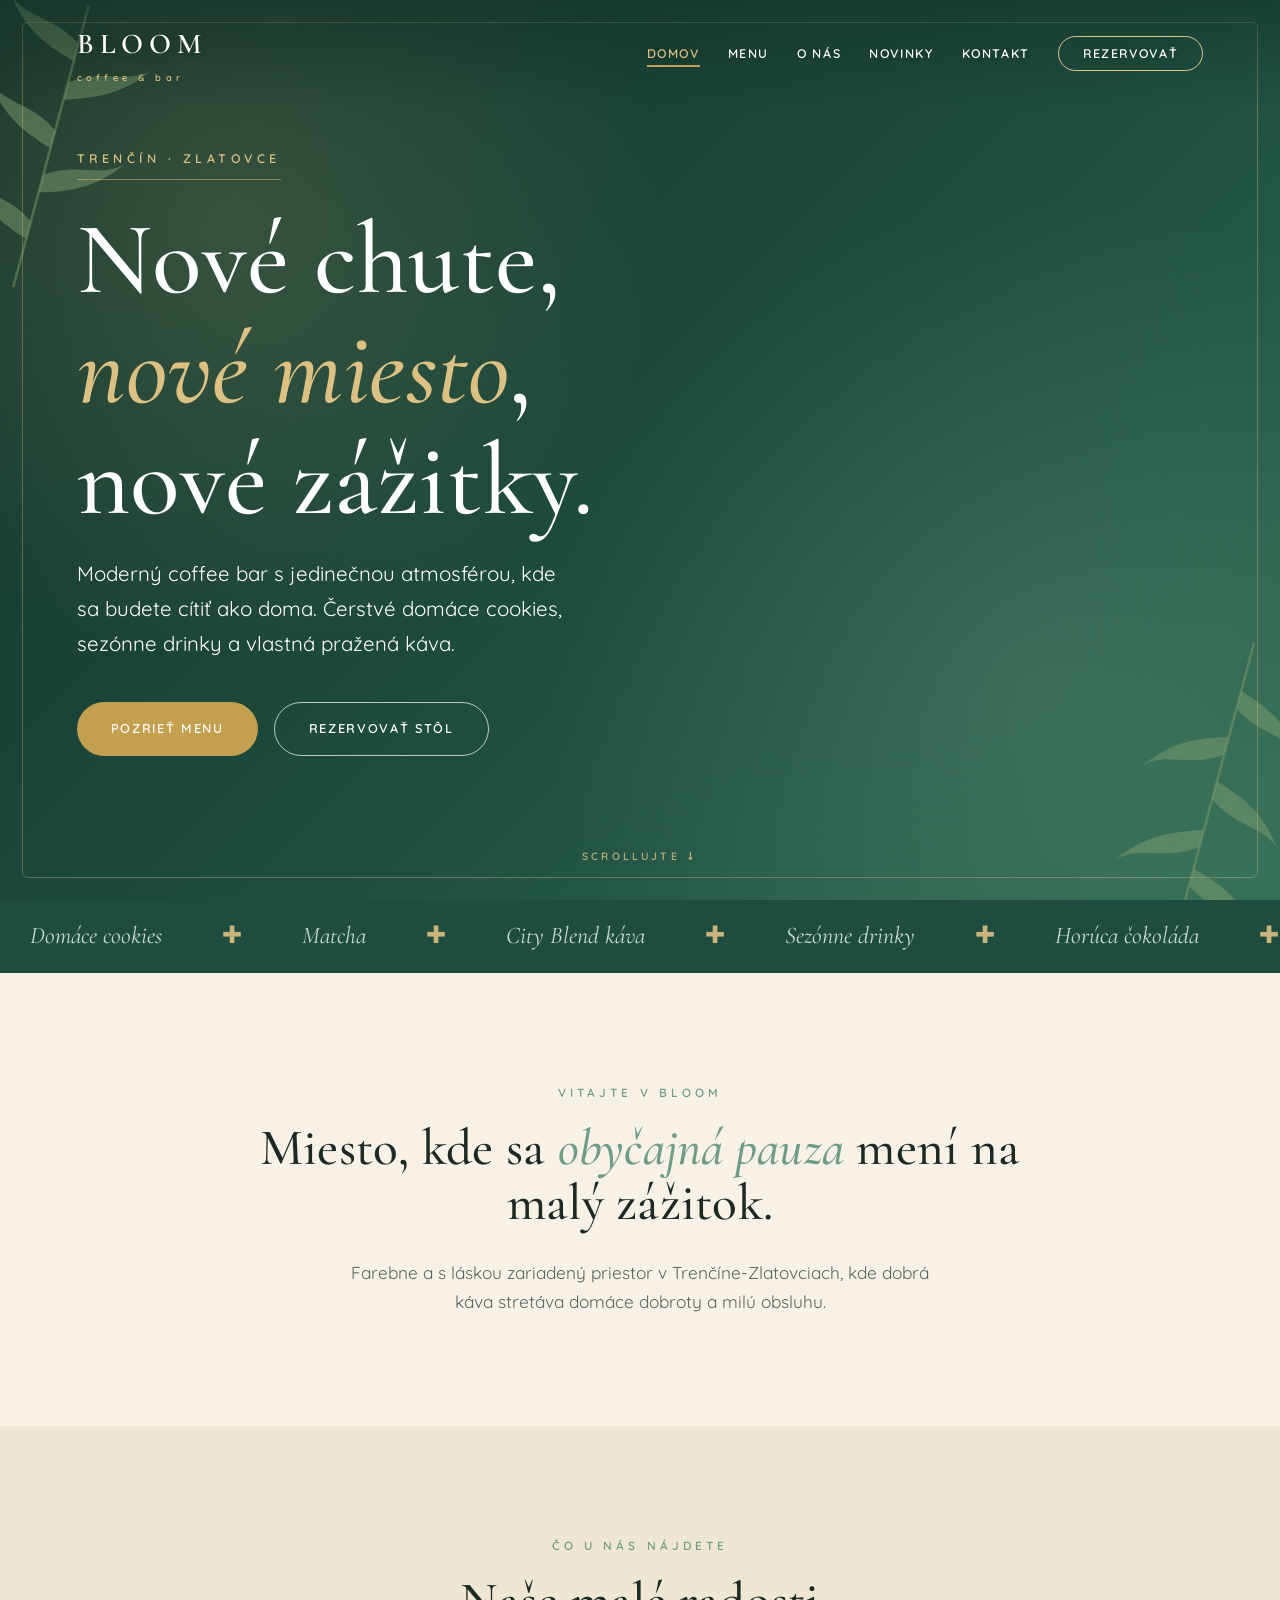
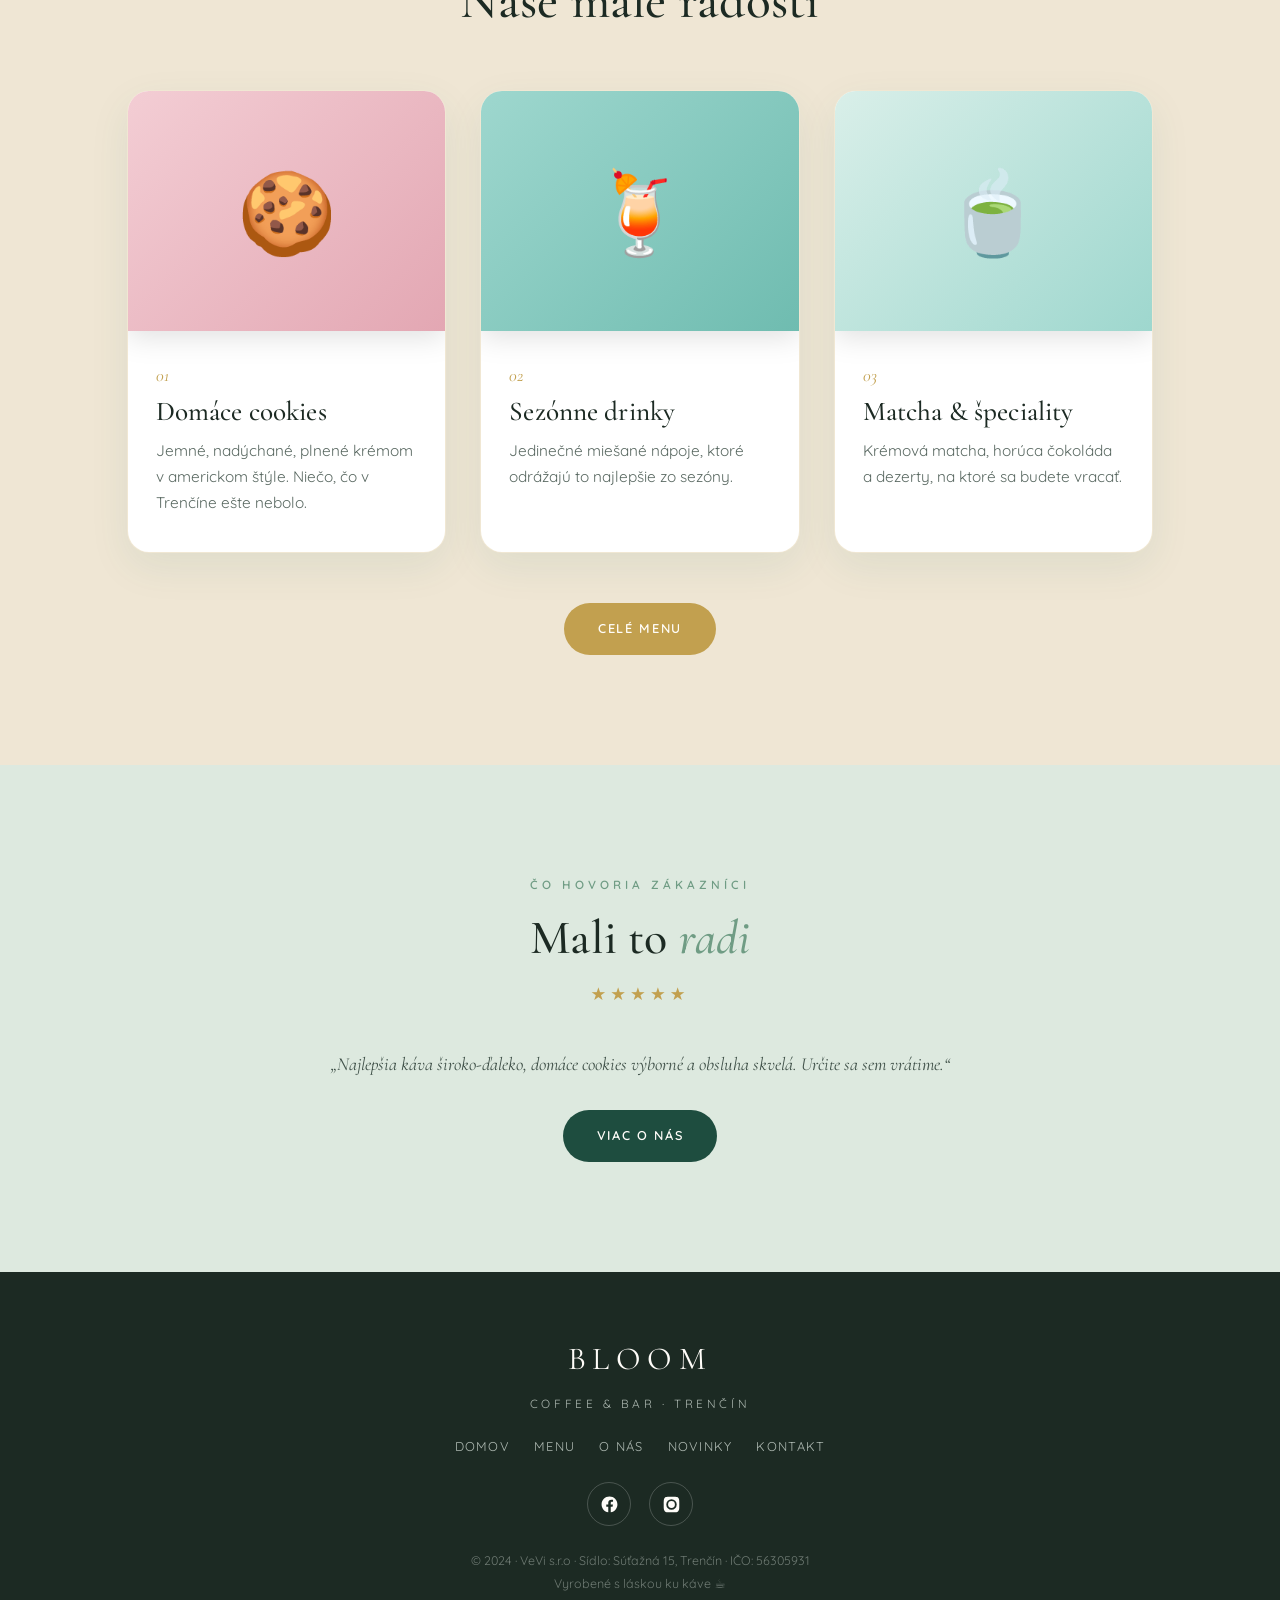
<file: index.html>
<!DOCTYPE html>
<html lang="sk">
<head>
<meta charset="UTF-8">
<meta name="viewport" content="width=device-width, initial-scale=1.0">
<title>BLOOM Coffee &amp; Bar — Domov</title>
<meta name="description" content="BLOOM Coffee Bar v Trenčíne-Zlatovciach: domáce cookies, sezónne drinky, matcha a vlastná pražená káva City Blend.">
<link rel="preconnect" href="https://fonts.googleapis.com">
<link rel="preconnect" href="https://fonts.gstatic.com" crossorigin>
<link href="https://fonts.googleapis.com/css2?family=Cormorant+Garamond:ital,wght@0,400;0,500;0,600;1,400;1,500&family=Quicksand:wght@400;500;600;700&display=swap" rel="stylesheet">
<link rel="stylesheet" href="css/style.css">
<style>
@media(max-width:900px){.offer-grid,.news-grid,.split-about,.contact-grid{grid-template-columns:1fr!important}.split-about .ph,.contact-grid .ph{min-height:260px!important}}
.card{transition:transform .45s,box-shadow .45s}.card:hover{transform:translateY(-10px);box-shadow:0 24px 56px rgba(31,107,92,.16)}
a[href^="tel"],a[href^="mailto"]{color:inherit}
</style>
</head>
<body>
<header id="hdr">
  <a href="index.html" class="brand">BLOOM<small>coffee &amp; bar</small></a>
  <nav>
    <ul id="menu">
      <li><a href="index.html" class="active">Domov</a></li>
      <li><a href="menu.html">Menu</a></li>
      <li><a href="o-nas.html">O nás</a></li>
      <li><a href="novinky.html">Novinky</a></li>
      <li><a href="kontakt.html">Kontakt</a></li>
      <li><a href="kontakt.html" class="nav-cta">Rezervovať</a></li>
    </ul>
    <div class="burger" id="burger"><span></span><span></span><span></span></div>
  </nav>
</header>
<section class="hero" id="top" style="position:relative;min-height:100vh;display:flex;align-items:center;background:linear-gradient(135deg,#143329 0%,#1e4d3f 55%,#2f6a52 100%);color:#fff;padding:0 6vw;overflow:hidden">
  <div style="position:absolute;inset:0;background-image:radial-gradient(circle at 18% 25%,rgba(220,193,131,.16),transparent 35%),radial-gradient(circle at 82% 78%,rgba(155,191,168,.18),transparent 40%);z-index:1"></div>
  <div class="leaf-deco leaf-tl" style="top:-20px;left:-50px;height:340px"></div>
  <div class="leaf-deco leaf-br" style="bottom:-50px;right:-40px;height:360px"></div>
  <div style="position:absolute;inset:22px;border:1.5px solid rgba(220,193,131,.35);border-radius:6px;z-index:1;pointer-events:none"></div>
  <div style="position:relative;z-index:3;max-width:720px">
    <span class="eyebrow" style="display:inline-block;font-size:.78rem;letter-spacing:.36em;text-transform:uppercase;font-weight:600;margin-bottom:24px;padding-bottom:9px;border-bottom:1px solid rgba(220,193,131,.5);color:var(--gold-light);opacity:0;animation:fadeUp .9s .2s forwards;transform:translateY(28px)">Trenčín · Zlatovce</span>
    <h1 style="font-size:clamp(3rem,8vw,6.5rem);margin-bottom:22px;opacity:0;animation:fadeUp .9s .4s forwards;transform:translateY(28px)">Nové chute,<br><em style="font-style:italic;color:var(--gold-light)">nové miesto</em>,<br>nové zážitky.</h1>
    <p style="font-size:clamp(1.05rem,1.6vw,1.3rem);max-width:500px;font-weight:400;margin-bottom:40px;opacity:0;animation:fadeUp .9s .6s forwards;transform:translateY(28px)">Moderný coffee bar s jedinečnou atmosférou, kde sa budete cítiť ako doma. Čerstvé domáce cookies, sezónne drinky a vlastná pražená káva.</p>
    <div style="display:flex;gap:16px;flex-wrap:wrap;opacity:0;animation:fadeUp .9s .8s forwards;transform:translateY(28px)">
      <a href="menu.html" class="btn btn-gold">Pozrieť menu</a>
      <a href="kontakt.html" class="btn btn-ghost">Rezervovať stôl</a>
    </div>
  </div>
  <div style="position:absolute;bottom:34px;left:50%;transform:translateX(-50%);z-index:3;font-size:.66rem;letter-spacing:.3em;text-transform:uppercase;opacity:.85;animation:bob 2.2s infinite;font-weight:600;color:var(--gold-light)">scrollujte ↓</div>
</section>

<div class="strip"><div class="strip-track"><span>Domáce cookies</span><span>Matcha</span><span>City Blend káva</span><span>Sezónne drinky</span><span>Horúca čokoláda</span><span>Domáce cookies</span><span>Matcha</span><span>City Blend káva</span><span>Sezónne drinky</span><span>Horúca čokoláda</span></div></div>

<section class="section-pad center">
  <div class="wrap reveal">
    <span class="tag">Vitajte v BLOOM</span>
    <h2 style="font-size:clamp(2rem,4vw,3.2rem);max-width:840px;margin:0 auto 26px">Miesto, kde sa <em style="font-style:italic;color:var(--mint-deep)">obyčajná pauza</em> mení na malý zážitok.</h2>
    <p style="max-width:620px;margin:0 auto;font-size:1.08rem;color:#56655d">Farebne a s láskou zariadený priestor v Trenčíne-Zlatovciach, kde dobrá káva stretáva domáce dobroty a milú obsluhu.</p>
  </div>
</section>

<section class="section-pad" style="background:var(--cream-2)">
  <div class="wrap">
    <div class="reveal center"><span class="tag">Čo u nás nájdete</span><h2 style="font-size:clamp(2rem,4vw,3.2rem)">Naše malé radosti</h2></div>
    <div style="display:grid;grid-template-columns:repeat(3,1fr);gap:34px;margin-top:60px" class="offer-grid">
      <article class="card reveal" style="background:#fff;border-radius:22px;overflow:hidden;box-shadow:0 14px 40px rgba(31,107,92,.08)">
        <div class="ph ph-pink" style="height:240px">🍪</div>
        <div style="padding:30px 28px 36px"><span style="font-family:var(--display);font-style:italic;color:var(--gold);font-size:1.1rem">01</span><h3 style="font-size:1.7rem;margin:6px 0 12px">Domáce cookies</h3><p style="color:#5a6962;font-size:.96rem">Jemné, nadýchané, plnené krémom v americkom štýle. Niečo, čo v Trenčíne ešte nebolo.</p></div>
      </article>
      <article class="card reveal" style="background:#fff;border-radius:22px;overflow:hidden;box-shadow:0 14px 40px rgba(31,107,92,.08)">
        <div class="ph ph-mint" style="height:240px">🍹</div>
        <div style="padding:30px 28px 36px"><span style="font-family:var(--display);font-style:italic;color:var(--gold);font-size:1.1rem">02</span><h3 style="font-size:1.7rem;margin:6px 0 12px">Sezónne drinky</h3><p style="color:#5a6962;font-size:.96rem">Jedinečné miešané nápoje, ktoré odrážajú to najlepšie zo sezóny.</p></div>
      </article>
      <article class="card reveal" style="background:#fff;border-radius:22px;overflow:hidden;box-shadow:0 14px 40px rgba(31,107,92,.08)">
        <div class="ph ph-pale" style="height:240px">🍵</div>
        <div style="padding:30px 28px 36px"><span style="font-family:var(--display);font-style:italic;color:var(--gold);font-size:1.1rem">03</span><h3 style="font-size:1.7rem;margin:6px 0 12px">Matcha &amp; špeciality</h3><p style="color:#5a6962;font-size:.96rem">Krémová matcha, horúca čokoláda a dezerty, na ktoré sa budete vracať.</p></div>
      </article>
    </div>
    <div class="center" style="margin-top:50px"><a href="menu.html" class="btn btn-gold">Celé menu</a></div>
  </div>
</section>

<section class="section-pad center" style="background:var(--mint-pale)">
  <div class="wrap reveal">
    <span class="tag">Čo hovoria zákazníci</span>
    <h2 style="font-size:clamp(2rem,4vw,3rem)">Mali to <em style="font-style:italic;color:var(--mint-deep)">radi</em></h2>
    <div style="color:var(--gold);letter-spacing:4px;margin:14px 0 40px;font-size:1.1rem">★★★★★</div>
    <p style="max-width:640px;margin:0 auto 30px;font-size:1.15rem;font-family:var(--display);font-style:italic;color:#3f5048">„Najlepšia káva široko-ďaleko, domáce cookies výborné a obsluha skvelá. Určite sa sem vrátime.“</p>
    <a href="o-nas.html" class="btn btn-primary">Viac o nás</a>
  </div>
</section>
<footer>
  <div class="fbrand">BLOOM</div>
  <p style="letter-spacing:.3em;font-size:.74rem;text-transform:uppercase">coffee &amp; bar · Trenčín</p>
  <div class="fnav">
    <a href="index.html">Domov</a><a href="menu.html">Menu</a>
    <a href="o-nas.html">O nás</a><a href="novinky.html">Novinky</a>
    <a href="kontakt.html">Kontakt</a>
  </div>
  <div class="socials">
    <a href="https://www.facebook.com/BLOOM-Coffee-Bar-61565523515236/" target="_blank" rel="noopener" aria-label="Facebook"><svg viewBox="0 0 24 24"><path d="M22 12c0-5.52-4.48-10-10-10S2 6.48 2 12c0 4.99 3.66 9.13 8.44 9.88v-6.99H7.9V12h2.54V9.8c0-2.5 1.49-3.89 3.78-3.89 1.09 0 2.24.2 2.24.2v2.46h-1.26c-1.24 0-1.63.77-1.63 1.56V12h2.78l-.44 2.89h-2.34v6.99C18.34 21.13 22 16.99 22 12z"/></svg></a>
    <a href="https://www.instagram.com/bloom.coffee.bar" target="_blank" rel="noopener" aria-label="Instagram"><svg viewBox="0 0 24 24"><path d="M12 2.16c3.2 0 3.58.01 4.85.07 1.17.05 1.8.25 2.23.41.56.22.96.48 1.38.9.42.42.68.82.9 1.38.16.42.36 1.06.41 2.23.06 1.27.07 1.65.07 4.85s-.01 3.58-.07 4.85c-.05 1.17-.25 1.8-.41 2.23-.22.56-.48.96-.9 1.38-.42.42-.82.68-1.38.9-.42.16-1.06.36-2.23.41-1.27.06-1.65.07-4.85.07s-3.58-.01-4.85-.07c-1.17-.05-1.8-.25-2.23-.41a3.7 3.7 0 01-1.38-.9 3.7 3.7 0 01-.9-1.38c-.16-.42-.36-1.06-.41-2.23C2.17 15.58 2.16 15.2 2.16 12s.01-3.58.07-4.85c.05-1.17.25-1.8.41-2.23.22-.56.48-.96.9-1.38.42-.42.82-.68 1.38-.9.42-.16 1.06-.36 2.23-.41C8.42 2.17 8.8 2.16 12 2.16zm0 3.24A6.6 6.6 0 1018.6 12 6.6 6.6 0 0012 5.4zm0 10.89A4.29 4.29 0 1116.29 12 4.29 4.29 0 0112 16.29zm6.85-11.15a1.54 1.54 0 11-1.54-1.54 1.54 1.54 0 011.54 1.54z"/></svg></a>
  </div>
  <p class="legal">© 2024 · VeVi s.r.o · Sídlo: Súťažná 15, Trenčín · IČO: 56305931<br>Vyrobené s láskou ku káve ☕</p>
</footer>
<script src="css/main.js"></script>
</body>
</html>
</file>
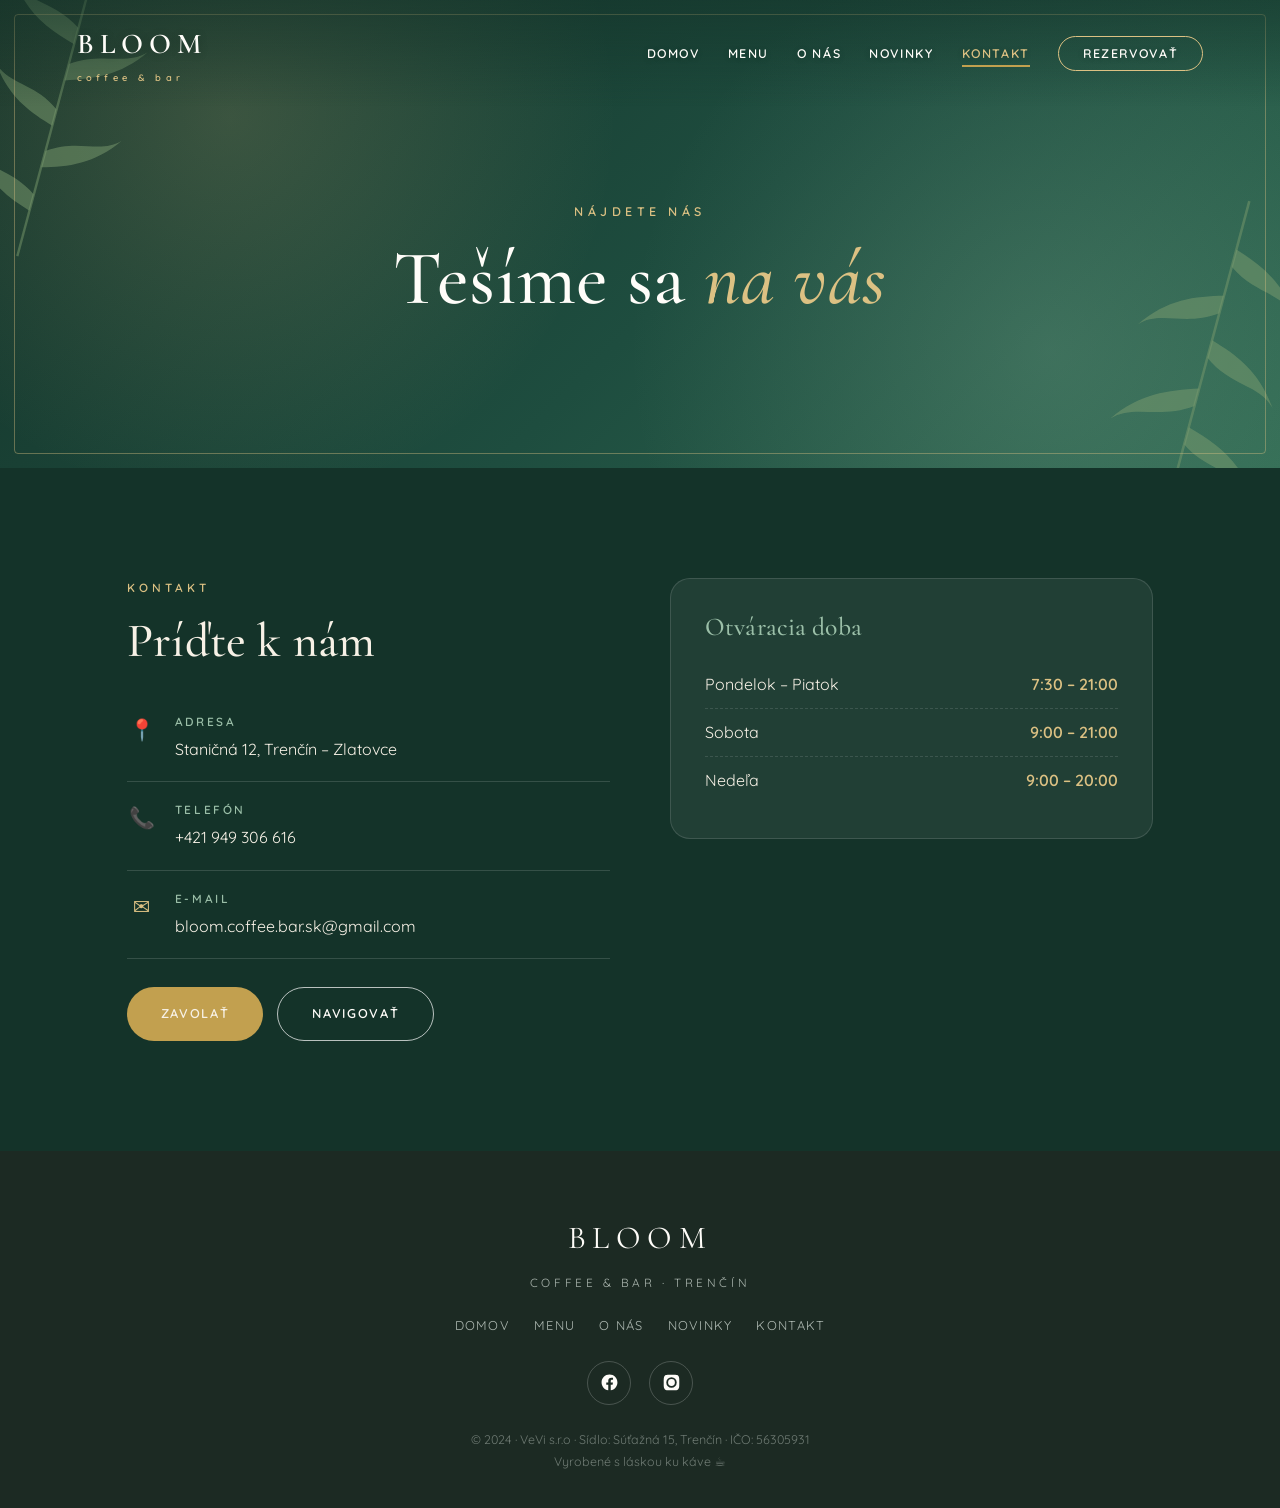
<file: kontakt.html>
<!DOCTYPE html>
<html lang="sk">
<head>
<meta charset="UTF-8">
<meta name="viewport" content="width=device-width, initial-scale=1.0">
<title>BLOOM Coffee &amp; Bar — Kontakt</title>
<meta name="description" content="Kontakt a otváracia doba BLOOM Coffee Bar, Staničná 12, Trenčín-Zlatovce.">
<link rel="preconnect" href="https://fonts.googleapis.com">
<link rel="preconnect" href="https://fonts.gstatic.com" crossorigin>
<link href="https://fonts.googleapis.com/css2?family=Cormorant+Garamond:ital,wght@0,400;0,500;0,600;1,400;1,500&family=Quicksand:wght@400;500;600;700&display=swap" rel="stylesheet">
<link rel="stylesheet" href="css/style.css">
<style>
@media(max-width:900px){.offer-grid,.news-grid,.split-about,.contact-grid{grid-template-columns:1fr!important}.split-about .ph,.contact-grid .ph{min-height:260px!important}}
.card{transition:transform .45s,box-shadow .45s}.card:hover{transform:translateY(-10px);box-shadow:0 24px 56px rgba(31,107,92,.16)}
a[href^="tel"],a[href^="mailto"]{color:inherit}
</style>
</head>
<body>
<header id="hdr" data-solid="true">
  <a href="index.html" class="brand">BLOOM<small>coffee &amp; bar</small></a>
  <nav>
    <ul id="menu">
      <li><a href="index.html">Domov</a></li>
      <li><a href="menu.html">Menu</a></li>
      <li><a href="o-nas.html">O nás</a></li>
      <li><a href="novinky.html">Novinky</a></li>
      <li><a href="kontakt.html" class="active">Kontakt</a></li>
      <li><a href="kontakt.html" class="nav-cta">Rezervovať</a></li>
    </ul>
    <div class="burger" id="burger"><span></span><span></span><span></span></div>
  </nav>
</header>
<section class="page-hero"><div class="leaf-deco leaf-tl"></div><div class="leaf-deco leaf-br"></div><div class="page-hero-inner"><span class="eyebrow">Nájdete nás</span><h1>Tešíme sa <em>na vás</em></h1></div></section>
<section class="section-pad" style="background:var(--emerald-dark);color:var(--cream)">
  <div class="wrap" style="display:grid;grid-template-columns:1fr 1fr;gap:60px;align-items:start" class="contact-grid">
    <div class="reveal">
      <span class="tag" style="color:var(--gold-light)">Kontakt</span>
      <h2 style="font-size:clamp(2rem,4vw,3rem);margin-bottom:26px">Príďte k nám</h2>
      <div style="display:flex;gap:18px;padding:18px 0;border-bottom:1px solid rgba(255,255,255,.14)"><div style="font-size:1.3rem;color:var(--gold-light);width:30px;text-align:center">📍</div><div><h4 style="font-family:var(--body);font-size:.74rem;letter-spacing:.22em;text-transform:uppercase;color:var(--mint);margin-bottom:4px;font-weight:600">Adresa</h4><p>Staničná 12, Trenčín – Zlatovce</p></div></div>
      <div style="display:flex;gap:18px;padding:18px 0;border-bottom:1px solid rgba(255,255,255,.14)"><div style="font-size:1.3rem;color:var(--gold-light);width:30px;text-align:center">📞</div><div><h4 style="font-family:var(--body);font-size:.74rem;letter-spacing:.22em;text-transform:uppercase;color:var(--mint);margin-bottom:4px;font-weight:600">Telefón</h4><p><a href="tel:+421949306616">+421 949 306 616</a></p></div></div>
      <div style="display:flex;gap:18px;padding:18px 0;border-bottom:1px solid rgba(255,255,255,.14)"><div style="font-size:1.3rem;color:var(--gold-light);width:30px;text-align:center">✉️</div><div><h4 style="font-family:var(--body);font-size:.74rem;letter-spacing:.22em;text-transform:uppercase;color:var(--mint);margin-bottom:4px;font-weight:600">E-mail</h4><p><a href="mailto:bloom.coffee.bar.sk@gmail.com">bloom.coffee.bar.sk@gmail.com</a></p></div></div>
      <div style="display:flex;gap:14px;margin-top:28px;flex-wrap:wrap"><a href="tel:+421949306616" class="btn btn-gold">Zavolať</a><a href="https://maps.google.com/?q=Staničná+12,+Trenčín+-+Zlatovce" target="_blank" rel="noopener" class="btn btn-ghost">Navigovať</a></div>
    </div>
    <div class="reveal">
      <div style="background:rgba(255,255,255,.06);border:1px solid rgba(255,255,255,.13);border-radius:20px;padding:34px">
        <h3 style="font-size:1.6rem;margin-bottom:20px;color:var(--mint)">Otváracia doba</h3>
        <div style="display:flex;justify-content:space-between;padding:10px 0;border-bottom:1px dashed rgba(255,255,255,.12)"><span>Pondelok – Piatok</span><span style="color:var(--gold-light);font-weight:600">7:30 – 21:00</span></div>
        <div style="display:flex;justify-content:space-between;padding:10px 0;border-bottom:1px dashed rgba(255,255,255,.12)"><span>Sobota</span><span style="color:var(--gold-light);font-weight:600">9:00 – 21:00</span></div>
        <div style="display:flex;justify-content:space-between;padding:10px 0"><span>Nedeľa</span><span style="color:var(--gold-light);font-weight:600">9:00 – 20:00</span></div>
      </div>
    </div>
  </div>
</section>
<footer>
  <div class="fbrand">BLOOM</div>
  <p style="letter-spacing:.3em;font-size:.74rem;text-transform:uppercase">coffee &amp; bar · Trenčín</p>
  <div class="fnav">
    <a href="index.html">Domov</a><a href="menu.html">Menu</a>
    <a href="o-nas.html">O nás</a><a href="novinky.html">Novinky</a>
    <a href="kontakt.html">Kontakt</a>
  </div>
  <div class="socials">
    <a href="https://www.facebook.com/BLOOM-Coffee-Bar-61565523515236/" target="_blank" rel="noopener" aria-label="Facebook"><svg viewBox="0 0 24 24"><path d="M22 12c0-5.52-4.48-10-10-10S2 6.48 2 12c0 4.99 3.66 9.13 8.44 9.88v-6.99H7.9V12h2.54V9.8c0-2.5 1.49-3.89 3.78-3.89 1.09 0 2.24.2 2.24.2v2.46h-1.26c-1.24 0-1.63.77-1.63 1.56V12h2.78l-.44 2.89h-2.34v6.99C18.34 21.13 22 16.99 22 12z"/></svg></a>
    <a href="https://www.instagram.com/bloom.coffee.bar" target="_blank" rel="noopener" aria-label="Instagram"><svg viewBox="0 0 24 24"><path d="M12 2.16c3.2 0 3.58.01 4.85.07 1.17.05 1.8.25 2.23.41.56.22.96.48 1.38.9.42.42.68.82.9 1.38.16.42.36 1.06.41 2.23.06 1.27.07 1.65.07 4.85s-.01 3.58-.07 4.85c-.05 1.17-.25 1.8-.41 2.23-.22.56-.48.96-.9 1.38-.42.42-.82.68-1.38.9-.42.16-1.06.36-2.23.41-1.27.06-1.65.07-4.85.07s-3.58-.01-4.85-.07c-1.17-.05-1.8-.25-2.23-.41a3.7 3.7 0 01-1.38-.9 3.7 3.7 0 01-.9-1.38c-.16-.42-.36-1.06-.41-2.23C2.17 15.58 2.16 15.2 2.16 12s.01-3.58.07-4.85c.05-1.17.25-1.8.41-2.23.22-.56.48-.96.9-1.38.42-.42.82-.68 1.38-.9.42-.16 1.06-.36 2.23-.41C8.42 2.17 8.8 2.16 12 2.16zm0 3.24A6.6 6.6 0 1018.6 12 6.6 6.6 0 0012 5.4zm0 10.89A4.29 4.29 0 1116.29 12 4.29 4.29 0 0112 16.29zm6.85-11.15a1.54 1.54 0 11-1.54-1.54 1.54 1.54 0 011.54 1.54z"/></svg></a>
  </div>
  <p class="legal">© 2024 · VeVi s.r.o · Sídlo: Súťažná 15, Trenčín · IČO: 56305931<br>Vyrobené s láskou ku káve ☕</p>
</footer>
<script src="css/main.js"></script>
</body>
</html>
</file>
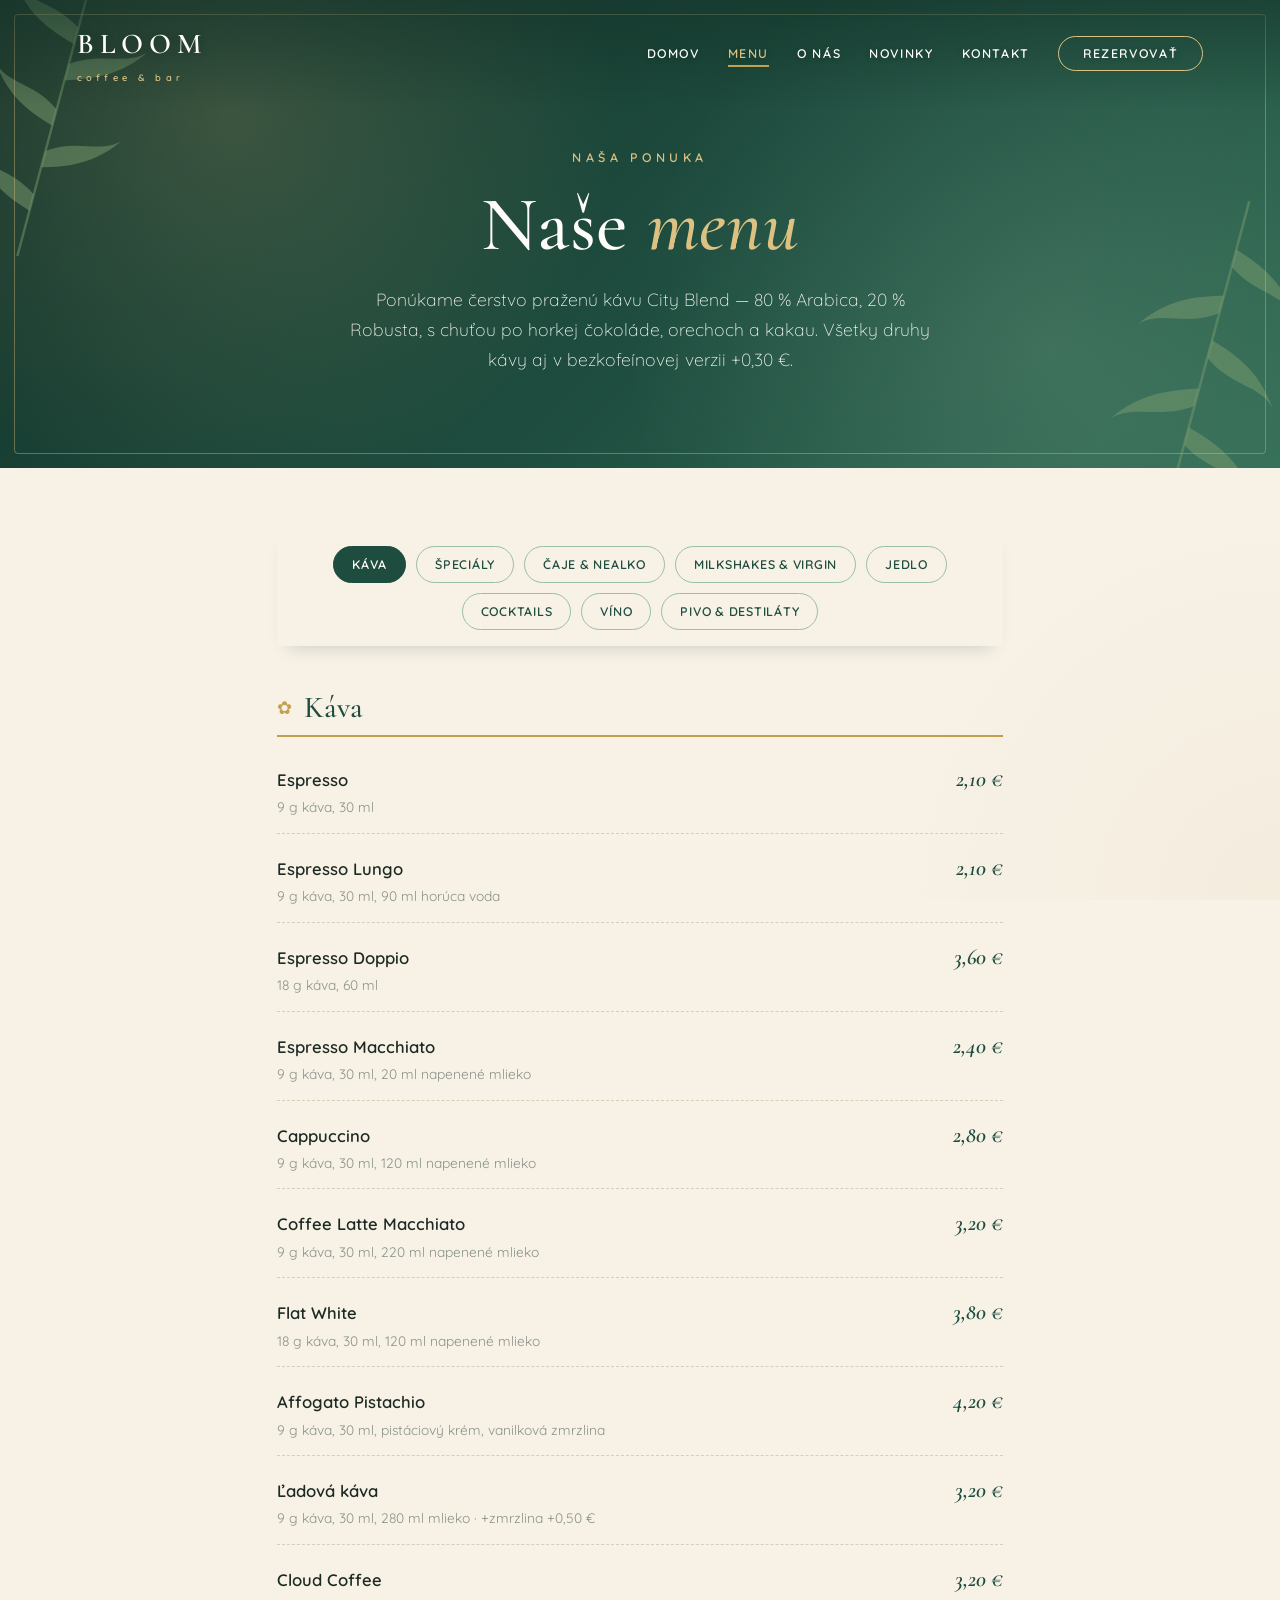
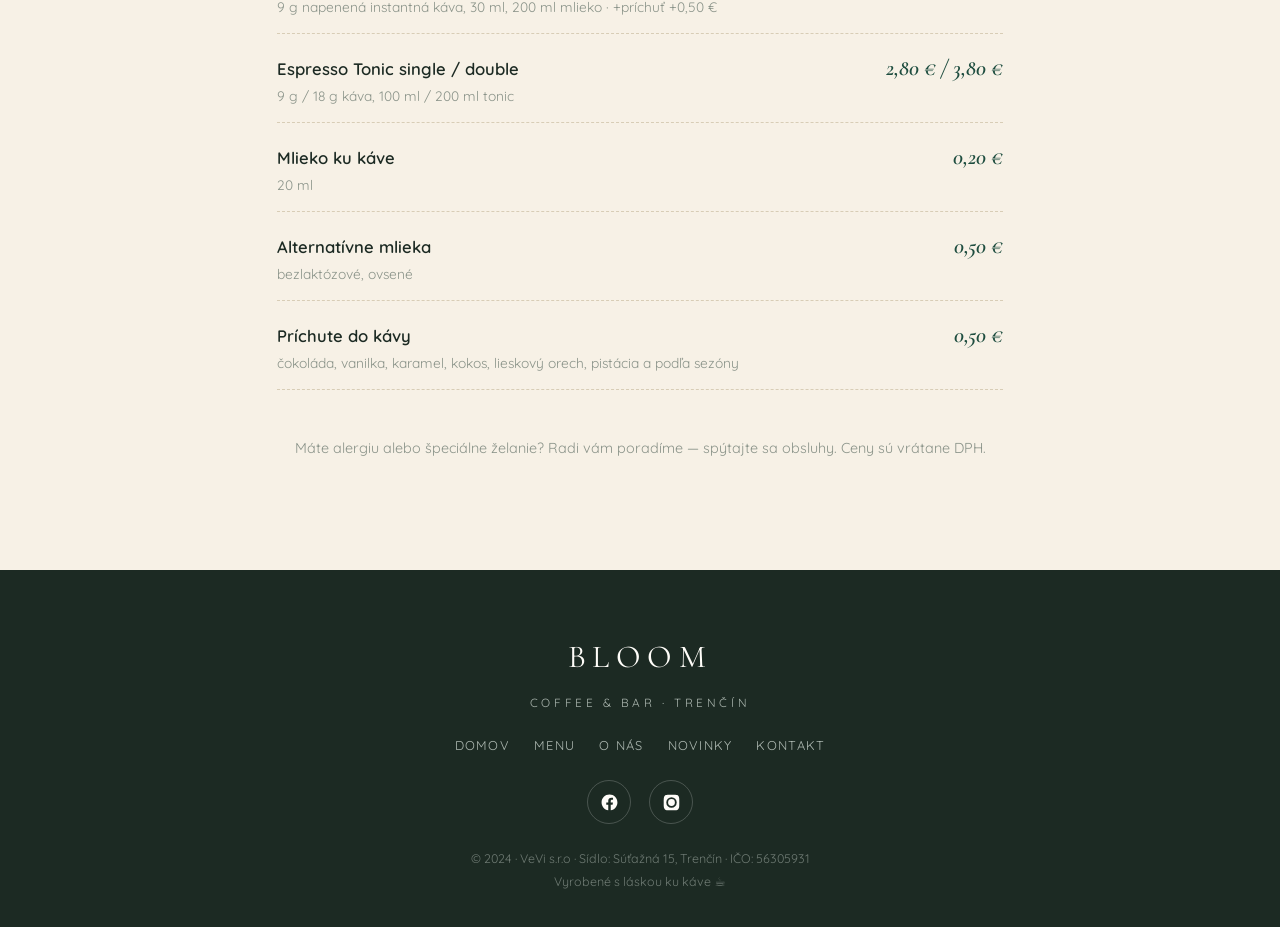
<file: menu.html>
<!DOCTYPE html>
<html lang="sk">
<head>
<meta charset="UTF-8">
<meta name="viewport" content="width=device-width, initial-scale=1.0">
<title>BLOOM Coffee &amp; Bar — Menu</title>
<meta name="description" content="Menu BLOOM Coffee Bar — káva City Blend, matcha, domáce cookies, dezerty a slané dobroty.">
<link rel="preconnect" href="https://fonts.googleapis.com">
<link rel="preconnect" href="https://fonts.gstatic.com" crossorigin>
<link href="https://fonts.googleapis.com/css2?family=Cormorant+Garamond:ital,wght@0,400;0,500;0,600;1,400;1,500&family=Quicksand:wght@400;500;600;700&display=swap" rel="stylesheet">
<link rel="stylesheet" href="css/style.css">
<style>
@media(max-width:900px){.offer-grid,.news-grid,.split-about,.contact-grid{grid-template-columns:1fr!important}.split-about .ph,.contact-grid .ph{min-height:260px!important}}
.card{transition:transform .45s,box-shadow .45s}.card:hover{transform:translateY(-10px);box-shadow:0 24px 56px rgba(31,107,92,.16)}
a[href^="tel"],a[href^="mailto"]{color:inherit}
</style>
</head>
<body>
<header id="hdr" data-solid="true">
  <a href="index.html" class="brand">BLOOM<small>coffee &amp; bar</small></a>
  <nav>
    <ul id="menu">
      <li><a href="index.html">Domov</a></li>
      <li><a href="menu.html" class="active">Menu</a></li>
      <li><a href="o-nas.html">O nás</a></li>
      <li><a href="novinky.html">Novinky</a></li>
      <li><a href="kontakt.html">Kontakt</a></li>
      <li><a href="kontakt.html" class="nav-cta">Rezervovať</a></li>
    </ul>
    <div class="burger" id="burger"><span></span><span></span><span></span></div>
  </nav>
</header>
<section class="page-hero"><div class="leaf-deco leaf-tl"></div><div class="leaf-deco leaf-br"></div><div class="page-hero-inner"><span class="eyebrow">Naša ponuka</span><h1>Naše <em>menu</em></h1><p>Ponúkame čerstvo praženú kávu City Blend — 80 % Arabica, 20 % Robusta, s chuťou po horkej čokoláde, orechoch a kakau. Všetky druhy kávy aj v bezkofeínovej verzii +0,30 €.</p></div></section>
<section class="section-pad" style="padding-top:60px"><div class="wrap" style="max-width:880px">
  <div class="m-tabs"><button class="m-tab active" data-tab="kava">Káva</button><button class="m-tab" data-tab="specialy">Špeciály</button><button class="m-tab" data-tab="nealko">Čaje & Nealko</button><button class="m-tab" data-tab="milk">Milkshakes & Virgin</button><button class="m-tab" data-tab="jedlo">Jedlo</button><button class="m-tab" data-tab="drinky">Cocktails</button><button class="m-tab" data-tab="vino">Víno</button><button class="m-tab" data-tab="pivo">Pivo & Destiláty</button></div>
  <div class="m-panels"><div class="m-panel active" id="tab-kava"><h3 class="m-group">Káva</h3><div class="m-item"><div class="m-info"><span class="m-name">Espresso</span><span class="m-desc">9 g káva, 30 ml</span></div><span class="m-price">2,10 €</span></div>
<div class="m-item"><div class="m-info"><span class="m-name">Espresso Lungo</span><span class="m-desc">9 g káva, 30 ml, 90 ml horúca voda</span></div><span class="m-price">2,10 €</span></div>
<div class="m-item"><div class="m-info"><span class="m-name">Espresso Doppio</span><span class="m-desc">18 g káva, 60 ml</span></div><span class="m-price">3,60 €</span></div>
<div class="m-item"><div class="m-info"><span class="m-name">Espresso Macchiato</span><span class="m-desc">9 g káva, 30 ml, 20 ml napenené mlieko</span></div><span class="m-price">2,40 €</span></div>
<div class="m-item"><div class="m-info"><span class="m-name">Cappuccino</span><span class="m-desc">9 g káva, 30 ml, 120 ml napenené mlieko</span></div><span class="m-price">2,80 €</span></div>
<div class="m-item"><div class="m-info"><span class="m-name">Coffee Latte Macchiato</span><span class="m-desc">9 g káva, 30 ml, 220 ml napenené mlieko</span></div><span class="m-price">3,20 €</span></div>
<div class="m-item"><div class="m-info"><span class="m-name">Flat White</span><span class="m-desc">18 g káva, 30 ml, 120 ml napenené mlieko</span></div><span class="m-price">3,80 €</span></div>
<div class="m-item"><div class="m-info"><span class="m-name">Affogato Pistachio</span><span class="m-desc">9 g káva, 30 ml, pistáciový krém, vanilková zmrzlina</span></div><span class="m-price">4,20 €</span></div>
<div class="m-item"><div class="m-info"><span class="m-name">Ľadová káva</span><span class="m-desc">9 g káva, 30 ml, 280 ml mlieko · +zmrzlina +0,50 €</span></div><span class="m-price">3,20 €</span></div>
<div class="m-item"><div class="m-info"><span class="m-name">Cloud Coffee</span><span class="m-desc">9 g napenená instantná káva, 30 ml, 200 ml mlieko · +príchuť +0,50 €</span></div><span class="m-price">3,20 €</span></div>
<div class="m-item"><div class="m-info"><span class="m-name">Espresso Tonic single / double</span><span class="m-desc">9 g / 18 g káva, 100 ml / 200 ml tonic</span></div><span class="m-price">2,80 € / 3,80 €</span></div>
<div class="m-item"><div class="m-info"><span class="m-name">Mlieko ku káve</span><span class="m-desc">20 ml</span></div><span class="m-price">0,20 €</span></div>
<div class="m-item"><div class="m-info"><span class="m-name">Alternatívne mlieka</span><span class="m-desc">bezlaktózové, ovsené</span></div><span class="m-price">0,50 €</span></div>
<div class="m-item"><div class="m-info"><span class="m-name">Príchute do kávy</span><span class="m-desc">čokoláda, vanilka, karamel, kokos, lieskový orech, pistácia a podľa sezóny</span></div><span class="m-price">0,50 €</span></div>
</div><div class="m-panel" id="tab-specialy"><h3 class="m-group">Bloom špeciály</h3><div class="m-item"><div class="m-info"><span class="m-name">Bloom ChocoTop Espresso</span><span class="m-desc">9 g káva, 30 ml, 25 g čokoláda</span></div><span class="m-price">3,70 €</span></div>
<div class="m-item"><div class="m-info"><span class="m-name">Chai Latte</span><span class="m-desc">25 ml sirup, 230 ml napenené mlieko</span></div><span class="m-price">3,40 €</span></div>
<div class="m-item"><div class="m-info"><span class="m-name">Matcha Latte (Hot / Cold)</span><span class="m-desc">1,5 g matcha, 220 ml napenené mlieko · +karamel / +maliny +0,50 €</span></div><span class="m-price">3,60 €</span></div>
<div class="m-item"><div class="m-info"><span class="m-name">Cold Cloud Matcha – strawberry / mango</span><span class="m-desc">1,5 g matcha, 220 ml napenené mlieko, 30 ml smotana</span></div><span class="m-price">4,60 €</span></div>
<div class="m-item"><div class="m-info"><span class="m-name">Honey Cinnamon Latte</span><span class="m-desc">9 g káva, 30 ml, 220 ml napenené mlieko, 10 g med, škorica</span></div><span class="m-price">3,40 €</span></div>
<div class="m-item"><div class="m-info"><span class="m-name">Cold Cloud Cherry Latte</span><span class="m-desc">9 g káva, 220 ml mlieko, 30 ml smotana, čerešňový & vanilkový sirup</span></div><span class="m-price">4,20 €</span></div>
<div class="m-item"><div class="m-info"><span class="m-name">Crema Verde</span><span class="m-desc">18 g káva, 30 ml, 100 ml napenené mlieko, 10 ml pistáciový krém, 10 ml smotana</span></div><span class="m-price">3,90 €</span></div>
<div class="m-item"><div class="m-info"><span class="m-name">Citrus Coffee Bloom</span><span class="m-desc">9 g káva, 100 ml čerstvej pomarančovej šťavy, vanilkový sirup, 50 ml ružový tonic</span></div><span class="m-price">4,20 €</span></div>
<div class="m-item"><div class="m-info"><span class="m-name">Caramell Apple Pie</span><span class="m-desc">9 g káva, 150 ml horúcej jablkovej šťavy, karamelový sirup, šľahačka</span></div><span class="m-price">4,40 €</span></div>
<div class="m-item"><div class="m-info"><span class="m-name">Tiramisu Coffee</span><span class="m-desc">9 g káva, 150 ml mlieko, mascarpone, šľahačka, vanilkový sirup</span></div><span class="m-price">4,60 €</span></div>
<h3 class="m-group">Horúca čokoláda</h3><div class="m-item"><div class="m-info"><span class="m-name">Mliečna / Horká čokoláda</span><span class="m-desc">60 ml · +s ovocím / +so šľahačkou +0,50 €</span></div><span class="m-price">3,70 €</span></div>
<div class="m-item"><div class="m-info"><span class="m-name">ČokoBomb</span><span class="m-desc">15 g čokoládová guľa, marshmallows, 200 ml horúce mlieko</span></div><span class="m-price">5,40 €</span></div>
<div class="m-item"><div class="m-info"><span class="m-name">Babycino (pre deti)</span><span class="m-desc">100 ml napenené mlieko, kakao, marshmallows</span></div><span class="m-price">1,90 €</span></div>
</div><div class="m-panel" id="tab-nealko"><h3 class="m-group">Čaje</h3><div class="m-item"><div class="m-info"><span class="m-name">Porciovaný čaj Eilles</span><span class="m-desc">7 g, 300 ml · ovocný, čierny, zelený, bylinkový</span></div><span class="m-price">2,70 €</span></div>
<div class="m-item"><div class="m-info"><span class="m-name">Čaj z čerstvej mäty / zázvoru</span><span class="m-desc">300 ml</span></div><span class="m-price">3,40 €</span></div>
<div class="m-item"><div class="m-info"><span class="m-name">Med</span><span class="m-desc">10 g</span></div><span class="m-price">0,30 €</span></div>
<div class="m-item"><div class="m-info"><span class="m-name">Citrón</span><span class="m-desc">20 ml odšťavený</span></div><span class="m-price">0,30 €</span></div>
<h3 class="m-group">Domáce limonády</h3><div class="m-item m-head"><div class="m-info"><span class="m-name">Citronáda – z vody / zo sódy · 0,3 l = 2,40 €</span></div><span class="m-price2">0,4 l</span><span class="m-price2">1 l</span></div>
<div class="m-item"><div class="m-info"><span class="m-name">Citrón & Baza</span></div><span class="m-price2">3,90 €</span><span class="m-price2">6,90 €</span></div>
<div class="m-item"><div class="m-info"><span class="m-name">Malina & Mäta</span></div><span class="m-price2">3,90 €</span><span class="m-price2">6,90 €</span></div>
<div class="m-item"><div class="m-info"><span class="m-name">Passionfruit & Mandarinka</span></div><span class="m-price2">3,90 €</span><span class="m-price2">6,90 €</span></div>
<div class="m-item"><div class="m-info"><span class="m-name">Jablko & Zelený čaj</span></div><span class="m-price2">3,90 €</span><span class="m-price2">6,90 €</span></div>
<div class="m-item"><div class="m-info"><span class="m-name">Ananás & Kokos</span></div><span class="m-price2">3,90 €</span><span class="m-price2">6,90 €</span></div>
<div class="m-item"><div class="m-info"><span class="m-name">Mango & Marakuja</span></div><span class="m-price2">3,90 €</span><span class="m-price2">6,90 €</span></div>
<div class="m-item"><div class="m-info"><span class="m-name">Matcha Refresh (pomaranč / grep)</span></div><span class="m-price2">3,90 €</span><span class="m-price2"></span></div>
<div class="m-item"><div class="m-info"><span class="m-name">Sezónna – podľa ponuky</span></div><span class="m-price2"></span><span class="m-price2"></span></div>
<h3 class="m-group">Nealko</h3><div class="m-item"><div class="m-info"><span class="m-name">Coca Cola – classic, zero</span><span class="m-desc">200 ml</span></div><span class="m-price">2,30 €</span></div>
<div class="m-item"><div class="m-info"><span class="m-name">Fanta</span><span class="m-desc">200 ml</span></div><span class="m-price">2,30 €</span></div>
<div class="m-item"><div class="m-info"><span class="m-name">Sprite</span><span class="m-desc">200 ml</span></div><span class="m-price">2,30 €</span></div>
<div class="m-item"><div class="m-info"><span class="m-name">Kinley Tonic – classic, ružový, zázvorový, hroznový</span><span class="m-desc">200 ml</span></div><span class="m-price">2,50 €</span></div>
<div class="m-item"><div class="m-info"><span class="m-name">Cappy Džús – jablko, pomaranč, multivitamín, jahoda</span><span class="m-desc">200 ml</span></div><span class="m-price">2,50 €</span></div>
<div class="m-item"><div class="m-info"><span class="m-name">Ľadový čaj Fuze Tea – jahoda & aloe vera, broskyňa & ibištek</span><span class="m-desc">250 ml</span></div><span class="m-price">2,50 €</span></div>
<div class="m-item"><div class="m-info"><span class="m-name">Romerquelle – neperlivá, jemne perlivá, perlivá</span><span class="m-desc">330 ml</span></div><span class="m-price">2,30 €</span></div>
<div class="m-item"><div class="m-info"><span class="m-name">Romerquelle – citrónová tráva, lesná zmes</span><span class="m-desc">330 ml</span></div><span class="m-price">2,50 €</span></div>
<div class="m-item"><div class="m-info"><span class="m-name">Čapovaná sóda</span><span class="m-desc">200 ml</span></div><span class="m-price">1,00 €</span></div>
<div class="m-item"><div class="m-info"><span class="m-name">Fresh pomaranč / grep</span><span class="m-desc">250 ml</span></div><span class="m-price">4,20 €</span></div>
</div><div class="m-panel" id="tab-milk"><h3 class="m-group">Milkshakes</h3><div class="m-item"><div class="m-info"><span class="m-name">Milkshake – čokoláda, vanilka, lotus, pistácia, kokos, oreo</span><span class="m-desc">265 ml mlieko, zmrzlina, ľad, šľahačka</span></div><span class="m-price">4,30 €</span></div>
<div class="m-item"><div class="m-info"><span class="m-name">Mystery Shake</span><span class="m-desc">265 ml mlieko, zmrzlina, ľad, šľahačka + náš tajný twist</span></div><span class="m-price">5,50 €</span></div>
<h3 class="m-group">Virgin Cocktails (nealko)</h3><div class="m-item"><div class="m-info"><span class="m-name">Mojito</span><span class="m-desc">300 ml · mäta, hnedý cukor, limetka, sprite</span></div><span class="m-price">4,20 €</span></div>
<div class="m-item"><div class="m-info"><span class="m-name">San Marino Time</span><span class="m-desc">250 ml · vanilková zmrzlina, brusnicový džús, grenadína, kokosový sirup, banán</span></div><span class="m-price">4,60 €</span></div>
<div class="m-item"><div class="m-info"><span class="m-name">Mystic Forest</span><span class="m-desc">250 ml · mrazené lesné ovocie, brusnicový džús, grenadína, zázvorový tonic</span></div><span class="m-price">4,30 €</span></div>
<div class="m-item"><div class="m-info"><span class="m-name">Mango Colins</span><span class="m-desc">250 ml · mrazené mango, pomarančový džús, limetková šťava, cukrový sirup</span></div><span class="m-price">4,20 €</span></div>
<div class="m-item"><div class="m-info"><span class="m-name">Strawberry Daiquiri</span><span class="m-desc">250 ml · mrazené jahody, lístky mäty, limetková šťava, cukrový sirup</span></div><span class="m-price">4,60 €</span></div>
<div class="m-item"><div class="m-info"><span class="m-name">Blue Hawaii</span><span class="m-desc">250 ml · ananásový džús, smotana, blue curaçao, sprite, kokosový sirup, lim. šťava</span></div><span class="m-price">4,60 €</span></div>
<div class="m-item"><div class="m-info"><span class="m-name">Tropic Twist</span><span class="m-desc">250 ml · grepová šťava, triple sec & melónový sirup, limetková šťava, sóda</span></div><span class="m-price">4,60 €</span></div>
</div><div class="m-panel" id="tab-jedlo"><h3 class="m-group">Chrumkavé sendviče</h3><div class="m-item"><div class="m-info"><span class="m-name">Savage Brunch</span><span class="m-desc">120 g · grilovaná ciabatta plnená ementálom, sušenými paradajkami, Camembertom, praženou cibuľkou a modrým plesňovým syrom + hľuzovková omáčka</span></div><span class="m-price">6,50 €</span></div>
<div class="m-item"><div class="m-info"><span class="m-name">Pesto Dream</span><span class="m-desc">120 g · grilovaná ciabatta plnená mozzarellou, špenátom, pestom, paradajkovou salsou</span></div><span class="m-price">6,50 €</span></div>
<div class="m-item"><div class="m-info"><span class="m-name">Golden Bite</span><span class="m-desc">120 g · grilovaná ciabatta plnená opečenými kuracími prsíčkami, goudou, slaninou + hanibal omáčka</span></div><span class="m-price">6,50 €</span></div>
<div class="m-item"><div class="m-info"><span class="m-name">American Taste</span><span class="m-desc">120 g · grilovaná ciabatta s trhaným hovädzím mäsom, syrom cheddar s barbecue príchuťou + medovo-horčicová omáčka</span></div><span class="m-price">6,50 €</span></div>
<h3 class="m-group">Výhodné combo menu</h3><div class="m-item"><div class="m-info"><span class="m-name">Sendvič + káva podľa výberu</span></div><span class="m-price">7,50 €</span></div>
<div class="m-item"><div class="m-info"><span class="m-name">Sendvič + fresh pomaranč / grep (200 ml)</span></div><span class="m-price">8,50 €</span></div>
<div class="m-item"><div class="m-info"><span class="m-name">Sendvič + káva + fresh podľa výberu</span></div><span class="m-price">9,50 €</span></div>
<div class="m-item"><div class="m-info"><span class="m-name">Sendvič + káva + fresh + koláč / cookies</span></div><span class="m-price">12,50 €</span></div>
<h3 class="m-group">Pochutiny & dezerty</h3><div class="m-item"><div class="m-info"><span class="m-name">Cyrilové lupienky – solené / horčicové / paprikové</span><span class="m-desc">100 g</span></div><span class="m-price">2,10 €</span></div>
<div class="m-item"><div class="m-info"><span class="m-name">Tyčinky</span><span class="m-desc">45 g</span></div><span class="m-price">1,50 €</span></div>
<div class="m-item"><div class="m-info"><span class="m-name">Nachos s omáčkou – syrová / salsa</span><span class="m-desc">100 g</span></div><span class="m-price">3,80 €</span></div>
<div class="m-item"><div class="m-info"><span class="m-name">Domáce cookies</span><span class="m-desc">100 g · podľa aktuálnej ponuky vo vitríne</span></div><span class="m-price">3,80 €</span></div>
</div><div class="m-panel" id="tab-drinky"><h3 class="m-group">Cocktails</h3><div class="m-item"><div class="m-info"><span class="m-name">Bloom Secret</span><span class="m-desc">150 ml · Beefeater Gin 40 ml, Tonic 20 ml, levanduľový sirup 20 ml, limetková šťava 15 ml</span></div><span class="m-price">5,90 €</span></div>
<div class="m-item"><div class="m-info"><span class="m-name">Purple Dragon Martini</span><span class="m-desc">150 ml · Absolut Vodka 40 ml, Martini 20 ml, brusnicový džús 25 ml, sprite 10 ml, blue curaçao 10 ml</span></div><span class="m-price">5,40 €</span></div>
<div class="m-item"><div class="m-info"><span class="m-name">Mojito</span><span class="m-desc">250 ml · Bacardi Carta 45 ml, limetky, mäta, hnedý cukor, sóda 50 ml</span></div><span class="m-price">5,20 €</span></div>
<div class="m-item"><div class="m-info"><span class="m-name">Cosmopolitan</span><span class="m-desc">150 ml · Finlandia Vodka 40 ml, Triple Sec 20 ml, brusnicový džús 30 ml, limetková šťava 10 ml</span></div><span class="m-price">5,50 €</span></div>
<div class="m-item"><div class="m-info"><span class="m-name">Surfer On Acid</span><span class="m-desc">200 ml · Malibu 40 ml, Jägermeister 40 ml, ananásový džús 60 ml, limetková šťava 10 ml</span></div><span class="m-price">5,50 €</span></div>
<div class="m-item"><div class="m-info"><span class="m-name">Old Fashion</span><span class="m-desc">200 ml · Jack Daniel's Honey 60 ml, vanilkový sirup 5 ml, limetková šťava 10 ml, zázvorový tonic 100 ml</span></div><span class="m-price">5,50 €</span></div>
<div class="m-item"><div class="m-info"><span class="m-name">Gin Tonic normal / pink</span><span class="m-desc">140 ml · Beefeater Gin / ružový Gin 40 ml, tonic 100 ml</span></div><span class="m-price">5,60 €</span></div>
<div class="m-item"><div class="m-info"><span class="m-name">NY Sunset</span><span class="m-desc">250 ml · Bacardi Negra 20 ml, Beefeater 20 ml, Tequila Gold 20 ml, ananásový & pomarančový džús 40 ml, blue curaçao 10 ml</span></div><span class="m-price">6,90 €</span></div>
<div class="m-item"><div class="m-info"><span class="m-name">Tequila Sunrise</span><span class="m-desc">200 ml · Tequila Blanco 40 ml, pomarančový džús 100 ml, grenadína 10 ml</span></div><span class="m-price">5,40 €</span></div>
<div class="m-item"><div class="m-info"><span class="m-name">Strawberry Daiquiri</span><span class="m-desc">200 ml · Havana 50 ml, mrazené jahody, brusnicový džús 20 ml, limetková šťava 10 ml, cukrový sirup 10 ml</span></div><span class="m-price">5,50 €</span></div>
</div><div class="m-panel" id="tab-vino"><h3 class="m-group">Rozlievané · 0,1 l</h3><div class="m-item"><div class="m-info"><span class="m-name">DeAngeli Prosecco Frizzante DOC</span><span class="m-desc">Prosecco biele, extra dry</span></div><span class="m-price">2,30 €</span></div>
<div class="m-item"><div class="m-info"><span class="m-name">Pinot Gris</span><span class="m-desc">biele suché</span></div><span class="m-price">1,90 €</span></div>
<div class="m-item"><div class="m-info"><span class="m-name">Cabernet Sauvignon Rosé</span><span class="m-desc">ružové suché</span></div><span class="m-price">1,90 €</span></div>
<div class="m-item"><div class="m-info"><span class="m-name">Cabernet Sauvignon</span><span class="m-desc">červené suché</span></div><span class="m-price">1,90 €</span></div>
<div class="m-item"><div class="m-info"><span class="m-name">Pereg</span><span class="m-desc">víno z čiernych ríbezlí</span></div><span class="m-price">1,90 €</span></div>
<h3 class="m-group">Fľaškové · 0,75 l</h3><div class="m-item"><div class="m-info"><span class="m-name">DeAngeli Prosecco DOC</span><span class="m-desc">Prosecco biele, extra dry</span></div><span class="m-price">16 €</span></div>
<div class="m-item"><div class="m-info"><span class="m-name">Sauvignon Blanc Fresh</span><span class="m-desc">biele suché</span></div><span class="m-price">17 €</span></div>
<div class="m-item"><div class="m-info"><span class="m-name">Tramín Červený</span><span class="m-desc">biele polosuché</span></div><span class="m-price">15 €</span></div>
<div class="m-item"><div class="m-info"><span class="m-name">Anima by Kinči Alibernet Jammy</span><span class="m-desc">červené suché</span></div><span class="m-price">14 €</span></div>
<div class="m-item"><div class="m-info"><span class="m-name">Primitivo Old Vines Puglia</span><span class="m-desc">červené suché</span></div><span class="m-price">19 €</span></div>
</div><div class="m-panel" id="tab-pivo"><h3 class="m-group">Pivo</h3><div class="m-item"><div class="m-info"><span class="m-name">Čapované Radegast 12%</span><span class="m-desc">0,3 l / 0,5 l</span></div><span class="m-price">2,10 € / 2,60 €</span></div>
<div class="m-item"><div class="m-info"><span class="m-name">Fľaškové Peroni alko</span></div><span class="m-price">2,40 €</span></div>
<div class="m-item"><div class="m-info"><span class="m-name">Fľaškové Peroni nealko</span></div><span class="m-price">2,10 €</span></div>
<div class="m-item"><div class="m-info"><span class="m-name">Fľaškové Birell nealko pomelo – grep</span></div><span class="m-price">2,10 €</span></div>
<h3 class="m-group">Destiláty & aperitív</h3><div class="m-item"><div class="m-info"><span class="m-name">Gin · Beefeater</span><span class="m-desc">40 ml</span></div><span class="m-price">3,40 €</span></div>
<div class="m-item"><div class="m-info"><span class="m-name">Gin · Beefeater Pink</span><span class="m-desc">40 ml</span></div><span class="m-price">3,50 €</span></div>
<div class="m-item"><div class="m-info"><span class="m-name">Rum · Bacardi Blanca / Negra</span><span class="m-desc">40 ml</span></div><span class="m-price">3,20 €</span></div>
<div class="m-item"><div class="m-info"><span class="m-name">Rum · Havana Anejo Especial</span><span class="m-desc">40 ml</span></div><span class="m-price">2,90 €</span></div>
<div class="m-item"><div class="m-info"><span class="m-name">Vodka · Absolut</span><span class="m-desc">40 ml</span></div><span class="m-price">3,20 €</span></div>
<div class="m-item"><div class="m-info"><span class="m-name">Vodka · Finlandia</span><span class="m-desc">40 ml</span></div><span class="m-price">2,90 €</span></div>
<div class="m-item"><div class="m-info"><span class="m-name">Vodka · Nicolaus Peach</span><span class="m-desc">40 ml</span></div><span class="m-price">2,90 €</span></div>
<div class="m-item"><div class="m-info"><span class="m-name">Likér · Jägermeister</span><span class="m-desc">40 ml</span></div><span class="m-price">2,90 €</span></div>
<div class="m-item"><div class="m-info"><span class="m-name">Likér · Baileys</span><span class="m-desc">40 ml</span></div><span class="m-price">2,90 €</span></div>
<div class="m-item"><div class="m-info"><span class="m-name">Likér · Malibu</span><span class="m-desc">40 ml</span></div><span class="m-price">2,90 €</span></div>
<div class="m-item"><div class="m-info"><span class="m-name">Likér · Becherovka</span><span class="m-desc">40 ml</span></div><span class="m-price">2,90 €</span></div>
<div class="m-item"><div class="m-info"><span class="m-name">Likér · Amaretto</span><span class="m-desc">40 ml</span></div><span class="m-price">2,90 €</span></div>
<div class="m-item"><div class="m-info"><span class="m-name">Whiskey · Jack Daniel's</span><span class="m-desc">40 ml</span></div><span class="m-price">3,60 €</span></div>
<div class="m-item"><div class="m-info"><span class="m-name">Whiskey · Jack Daniel's Honey</span><span class="m-desc">40 ml</span></div><span class="m-price">3,90 €</span></div>
<div class="m-item"><div class="m-info"><span class="m-name">Tequila · Sierra Silver</span><span class="m-desc">40 ml</span></div><span class="m-price">3,20 €</span></div>
<div class="m-item"><div class="m-info"><span class="m-name">Tequila · Sierra Gold</span><span class="m-desc">40 ml</span></div><span class="m-price">3,20 €</span></div>
<div class="m-item"><div class="m-info"><span class="m-name">Aperitív · Martini Bianco</span><span class="m-desc">100 ml</span></div><span class="m-price">2,50 €</span></div>
</div></div>
  <p class="center" style="color:#8a9389;font-size:.9rem;margin-top:46px">Máte alergiu alebo špeciálne želanie? Radi vám poradíme — spýtajte sa obsluhy. Ceny sú vrátane DPH.</p>
</div></section>
<script>
document.querySelectorAll('.m-tab').forEach(b=>b.addEventListener('click',()=>{
  document.querySelectorAll('.m-tab').forEach(x=>x.classList.remove('active'));
  document.querySelectorAll('.m-panel').forEach(x=>x.classList.remove('active'));
  b.classList.add('active');
  document.getElementById('tab-'+b.dataset.tab).classList.add('active');
  // odscrolluj na záložky s rezervou, aby ich hlavička neprekryla
  const tabs=document.querySelector('.m-tabs');
  const y=tabs.getBoundingClientRect().top+window.scrollY-120;
  window.scrollTo({top:y,behavior:'smooth'});
}));
</script>
<footer>
  <div class="fbrand">BLOOM</div>
  <p style="letter-spacing:.3em;font-size:.74rem;text-transform:uppercase">coffee &amp; bar · Trenčín</p>
  <div class="fnav">
    <a href="index.html">Domov</a><a href="menu.html">Menu</a>
    <a href="o-nas.html">O nás</a><a href="novinky.html">Novinky</a>
    <a href="kontakt.html">Kontakt</a>
  </div>
  <div class="socials">
    <a href="https://www.facebook.com/BLOOM-Coffee-Bar-61565523515236/" target="_blank" rel="noopener" aria-label="Facebook"><svg viewBox="0 0 24 24"><path d="M22 12c0-5.52-4.48-10-10-10S2 6.48 2 12c0 4.99 3.66 9.13 8.44 9.88v-6.99H7.9V12h2.54V9.8c0-2.5 1.49-3.89 3.78-3.89 1.09 0 2.24.2 2.24.2v2.46h-1.26c-1.24 0-1.63.77-1.63 1.56V12h2.78l-.44 2.89h-2.34v6.99C18.34 21.13 22 16.99 22 12z"/></svg></a>
    <a href="https://www.instagram.com/bloom.coffee.bar" target="_blank" rel="noopener" aria-label="Instagram"><svg viewBox="0 0 24 24"><path d="M12 2.16c3.2 0 3.58.01 4.85.07 1.17.05 1.8.25 2.23.41.56.22.96.48 1.38.9.42.42.68.82.9 1.38.16.42.36 1.06.41 2.23.06 1.27.07 1.65.07 4.85s-.01 3.58-.07 4.85c-.05 1.17-.25 1.8-.41 2.23-.22.56-.48.96-.9 1.38-.42.42-.82.68-1.38.9-.42.16-1.06.36-2.23.41-1.27.06-1.65.07-4.85.07s-3.58-.01-4.85-.07c-1.17-.05-1.8-.25-2.23-.41a3.7 3.7 0 01-1.38-.9 3.7 3.7 0 01-.9-1.38c-.16-.42-.36-1.06-.41-2.23C2.17 15.58 2.16 15.2 2.16 12s.01-3.58.07-4.85c.05-1.17.25-1.8.41-2.23.22-.56.48-.96.9-1.38.42-.42.82-.68 1.38-.9.42-.16 1.06-.36 2.23-.41C8.42 2.17 8.8 2.16 12 2.16zm0 3.24A6.6 6.6 0 1018.6 12 6.6 6.6 0 0012 5.4zm0 10.89A4.29 4.29 0 1116.29 12 4.29 4.29 0 0112 16.29zm6.85-11.15a1.54 1.54 0 11-1.54-1.54 1.54 1.54 0 011.54 1.54z"/></svg></a>
  </div>
  <p class="legal">© 2024 · VeVi s.r.o · Sídlo: Súťažná 15, Trenčín · IČO: 56305931<br>Vyrobené s láskou ku káve ☕</p>
</footer>
<script src="css/main.js"></script>
</body>
</html>
</file>
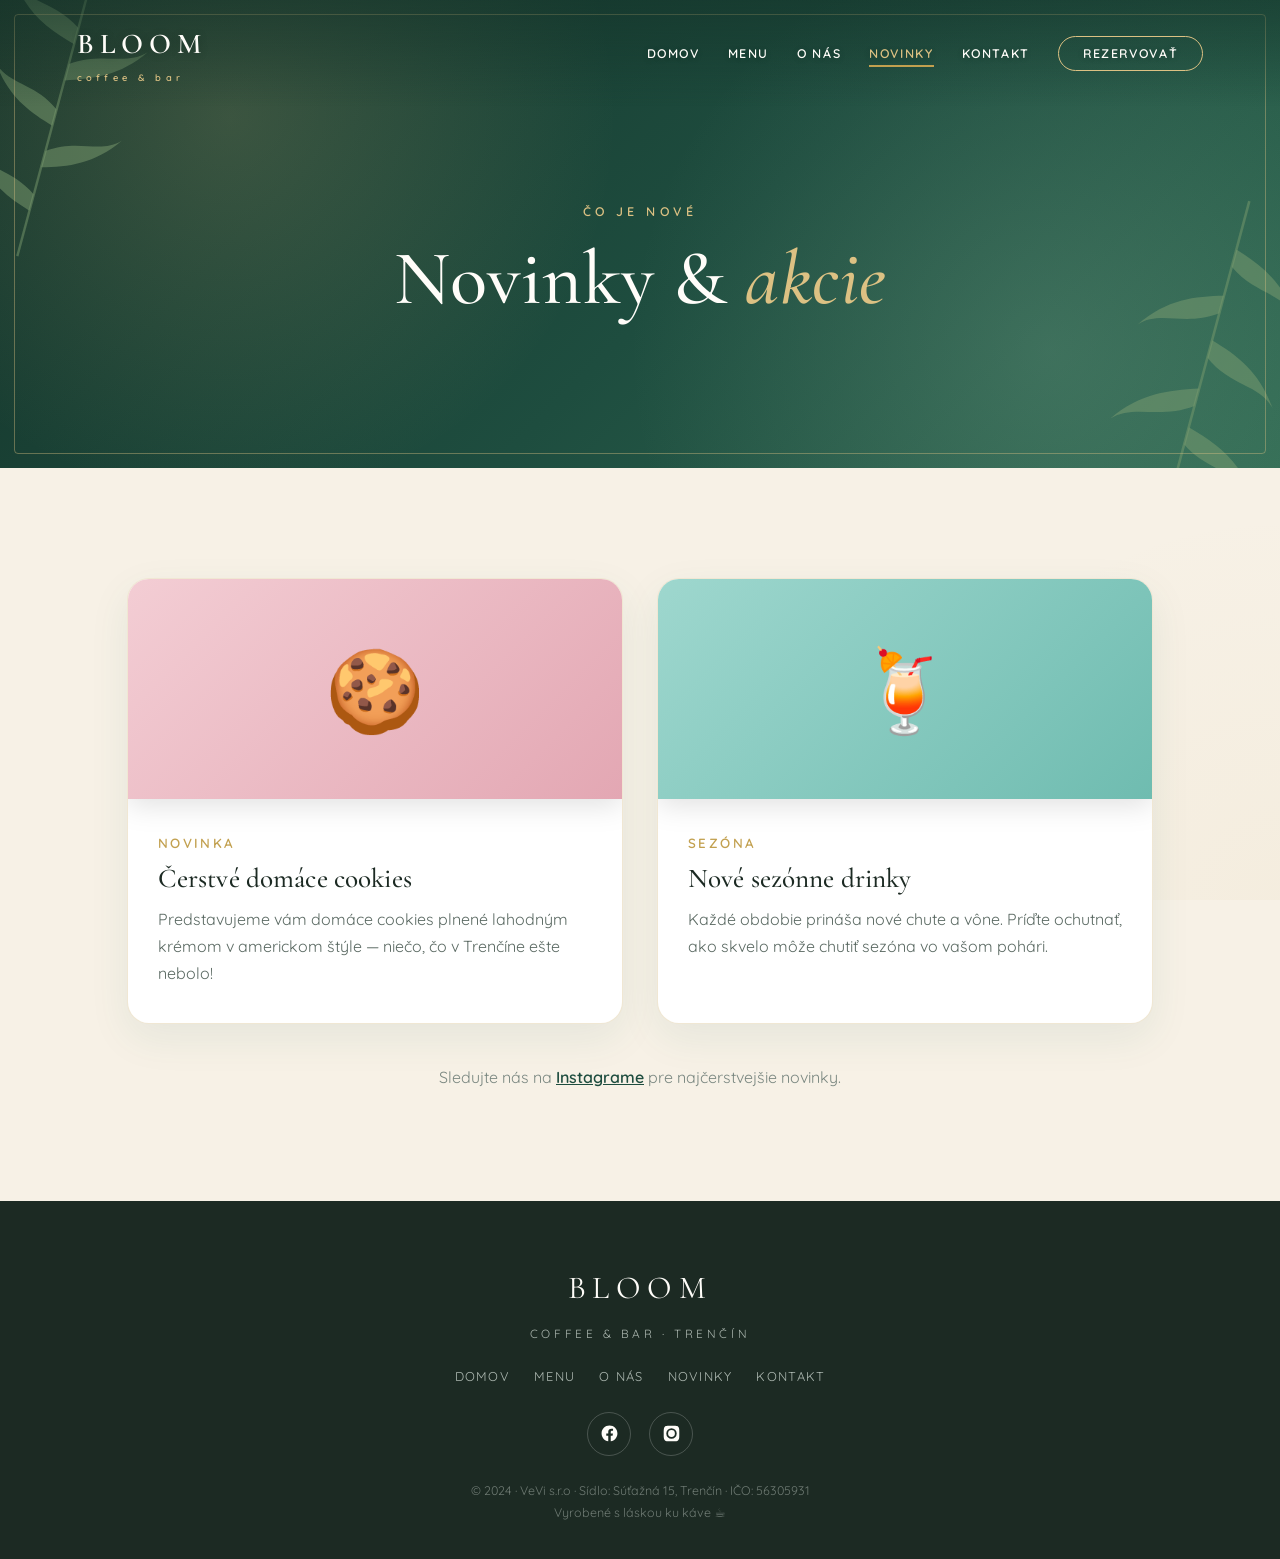
<file: novinky.html>
<!DOCTYPE html>
<html lang="sk">
<head>
<meta charset="UTF-8">
<meta name="viewport" content="width=device-width, initial-scale=1.0">
<title>BLOOM Coffee &amp; Bar — Novinky</title>
<meta name="description" content="Novinky a akcie z BLOOM Coffee Bar — čerstvé cookies a sezónne drinky.">
<link rel="preconnect" href="https://fonts.googleapis.com">
<link rel="preconnect" href="https://fonts.gstatic.com" crossorigin>
<link href="https://fonts.googleapis.com/css2?family=Cormorant+Garamond:ital,wght@0,400;0,500;0,600;1,400;1,500&family=Quicksand:wght@400;500;600;700&display=swap" rel="stylesheet">
<link rel="stylesheet" href="css/style.css">
<style>
@media(max-width:900px){.offer-grid,.news-grid,.split-about,.contact-grid{grid-template-columns:1fr!important}.split-about .ph,.contact-grid .ph{min-height:260px!important}}
.card{transition:transform .45s,box-shadow .45s}.card:hover{transform:translateY(-10px);box-shadow:0 24px 56px rgba(31,107,92,.16)}
a[href^="tel"],a[href^="mailto"]{color:inherit}
</style>
</head>
<body>
<header id="hdr" data-solid="true">
  <a href="index.html" class="brand">BLOOM<small>coffee &amp; bar</small></a>
  <nav>
    <ul id="menu">
      <li><a href="index.html">Domov</a></li>
      <li><a href="menu.html">Menu</a></li>
      <li><a href="o-nas.html">O nás</a></li>
      <li><a href="novinky.html" class="active">Novinky</a></li>
      <li><a href="kontakt.html">Kontakt</a></li>
      <li><a href="kontakt.html" class="nav-cta">Rezervovať</a></li>
    </ul>
    <div class="burger" id="burger"><span></span><span></span><span></span></div>
  </nav>
</header>
<section class="page-hero"><div class="leaf-deco leaf-tl"></div><div class="leaf-deco leaf-br"></div><div class="page-hero-inner"><span class="eyebrow">Čo je nové</span><h1>Novinky &amp; <em>akcie</em></h1></div></section>
<section class="section-pad"><div class="wrap">
  <div style="display:grid;grid-template-columns:repeat(2,1fr);gap:34px" class="news-grid">
    <article class="card reveal" style="background:#fff;border-radius:22px;overflow:hidden;box-shadow:0 14px 40px rgba(31,107,92,.08)">
      <div class="ph ph-pink" style="height:220px">🍪</div>
      <div style="padding:30px 30px 36px"><small style="color:var(--gold);letter-spacing:.18em;text-transform:uppercase;font-weight:600">Novinka</small><h3 style="font-size:1.7rem;margin:8px 0 12px">Čerstvé domáce cookies</h3><p style="color:#5a6962">Predstavujeme vám domáce cookies plnené lahodným krémom v americkom štýle — niečo, čo v Trenčíne ešte nebolo!</p></div>
    </article>
    <article class="card reveal" style="background:#fff;border-radius:22px;overflow:hidden;box-shadow:0 14px 40px rgba(31,107,92,.08)">
      <div class="ph ph-mint" style="height:220px">🍹</div>
      <div style="padding:30px 30px 36px"><small style="color:var(--gold);letter-spacing:.18em;text-transform:uppercase;font-weight:600">Sezóna</small><h3 style="font-size:1.7rem;margin:8px 0 12px">Nové sezónne drinky</h3><p style="color:#5a6962">Každé obdobie prináša nové chute a vône. Príďte ochutnať, ako skvelo môže chutiť sezóna vo vašom pohári.</p></div>
    </article>
  </div>
  <p class="center" style="color:#7a8780;margin-top:40px">Sledujte nás na <a href="https://www.instagram.com/bloom.coffee.bar" target="_blank" rel="noopener" style="color:var(--emerald);font-weight:600;text-decoration:underline">Instagrame</a> pre najčerstvejšie novinky.</p>
</div></section>
<footer>
  <div class="fbrand">BLOOM</div>
  <p style="letter-spacing:.3em;font-size:.74rem;text-transform:uppercase">coffee &amp; bar · Trenčín</p>
  <div class="fnav">
    <a href="index.html">Domov</a><a href="menu.html">Menu</a>
    <a href="o-nas.html">O nás</a><a href="novinky.html">Novinky</a>
    <a href="kontakt.html">Kontakt</a>
  </div>
  <div class="socials">
    <a href="https://www.facebook.com/BLOOM-Coffee-Bar-61565523515236/" target="_blank" rel="noopener" aria-label="Facebook"><svg viewBox="0 0 24 24"><path d="M22 12c0-5.52-4.48-10-10-10S2 6.48 2 12c0 4.99 3.66 9.13 8.44 9.88v-6.99H7.9V12h2.54V9.8c0-2.5 1.49-3.89 3.78-3.89 1.09 0 2.24.2 2.24.2v2.46h-1.26c-1.24 0-1.63.77-1.63 1.56V12h2.78l-.44 2.89h-2.34v6.99C18.34 21.13 22 16.99 22 12z"/></svg></a>
    <a href="https://www.instagram.com/bloom.coffee.bar" target="_blank" rel="noopener" aria-label="Instagram"><svg viewBox="0 0 24 24"><path d="M12 2.16c3.2 0 3.58.01 4.85.07 1.17.05 1.8.25 2.23.41.56.22.96.48 1.38.9.42.42.68.82.9 1.38.16.42.36 1.06.41 2.23.06 1.27.07 1.65.07 4.85s-.01 3.58-.07 4.85c-.05 1.17-.25 1.8-.41 2.23-.22.56-.48.96-.9 1.38-.42.42-.82.68-1.38.9-.42.16-1.06.36-2.23.41-1.27.06-1.65.07-4.85.07s-3.58-.01-4.85-.07c-1.17-.05-1.8-.25-2.23-.41a3.7 3.7 0 01-1.38-.9 3.7 3.7 0 01-.9-1.38c-.16-.42-.36-1.06-.41-2.23C2.17 15.58 2.16 15.2 2.16 12s.01-3.58.07-4.85c.05-1.17.25-1.8.41-2.23.22-.56.48-.96.9-1.38.42-.42.82-.68 1.38-.9.42-.16 1.06-.36 2.23-.41C8.42 2.17 8.8 2.16 12 2.16zm0 3.24A6.6 6.6 0 1018.6 12 6.6 6.6 0 0012 5.4zm0 10.89A4.29 4.29 0 1116.29 12 4.29 4.29 0 0112 16.29zm6.85-11.15a1.54 1.54 0 11-1.54-1.54 1.54 1.54 0 011.54 1.54z"/></svg></a>
  </div>
  <p class="legal">© 2024 · VeVi s.r.o · Sídlo: Súťažná 15, Trenčín · IČO: 56305931<br>Vyrobené s láskou ku káve ☕</p>
</footer>
<script src="css/main.js"></script>
</body>
</html>
</file>
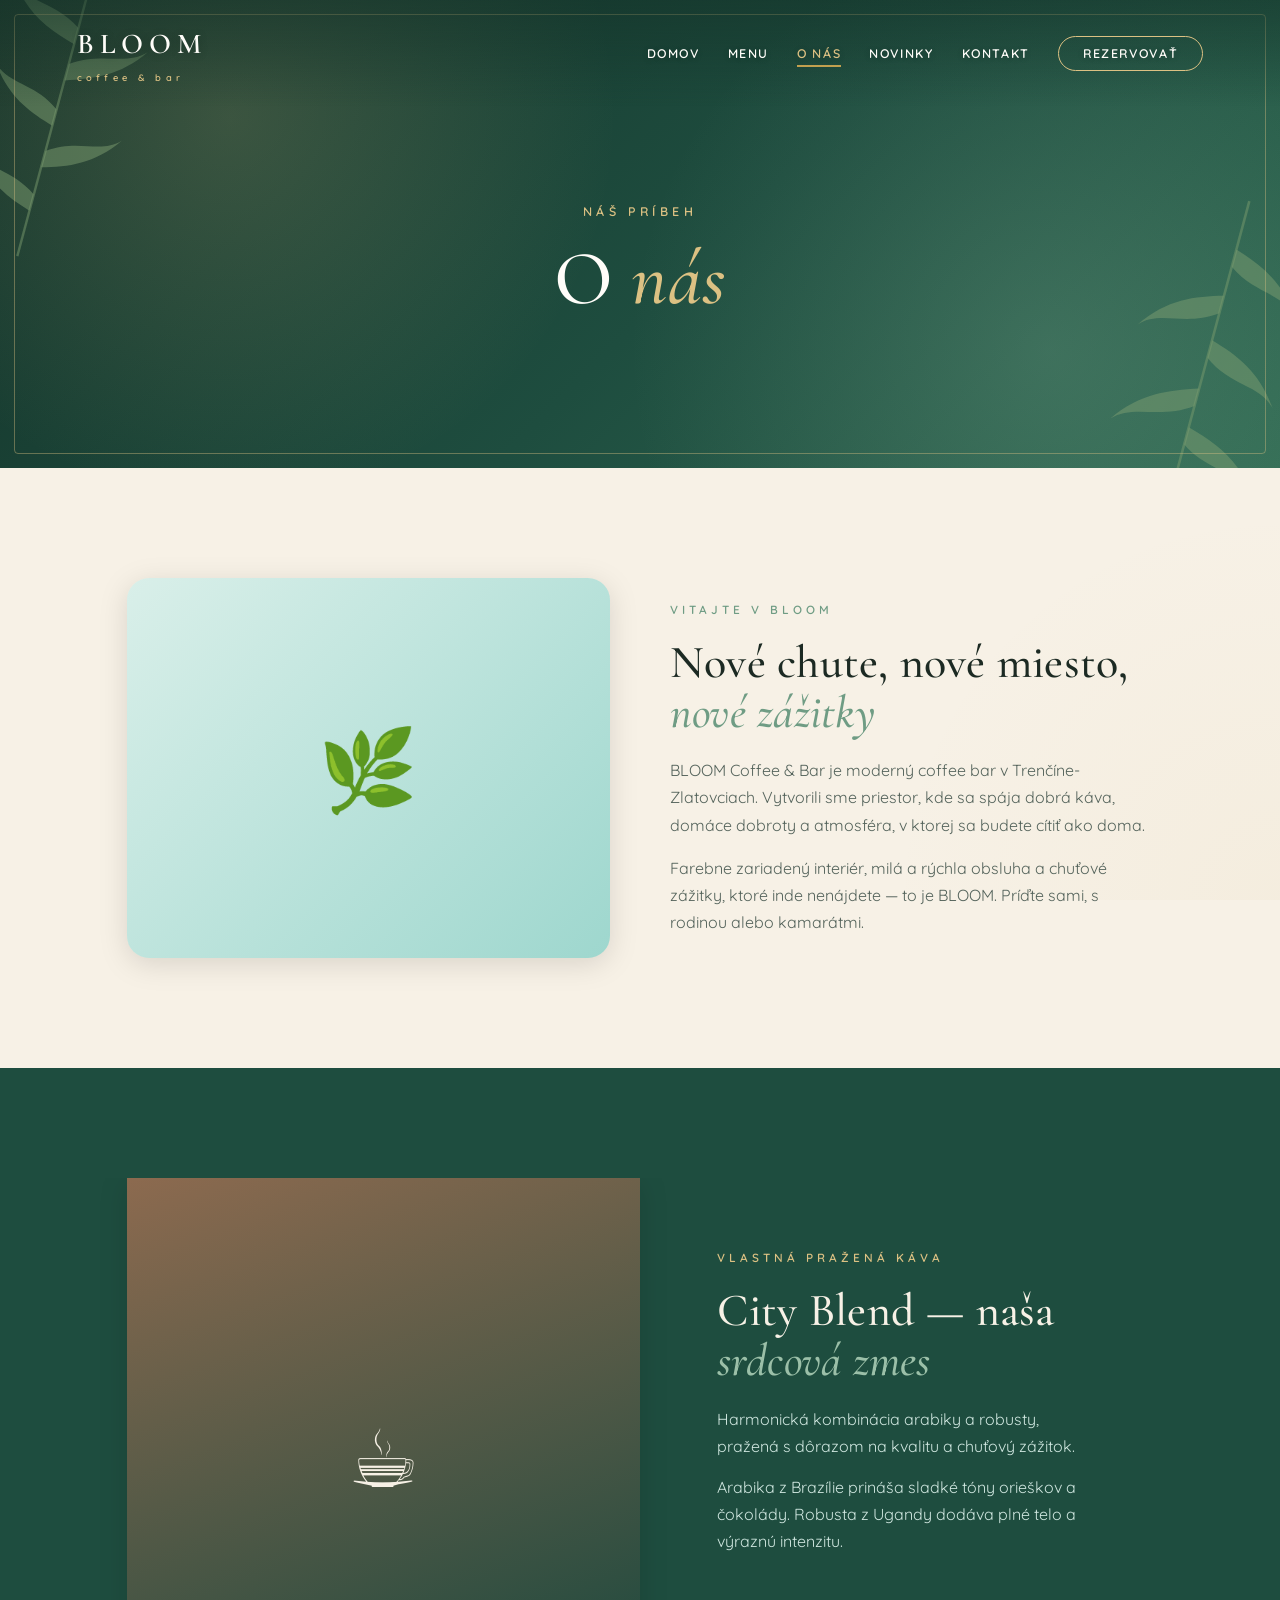
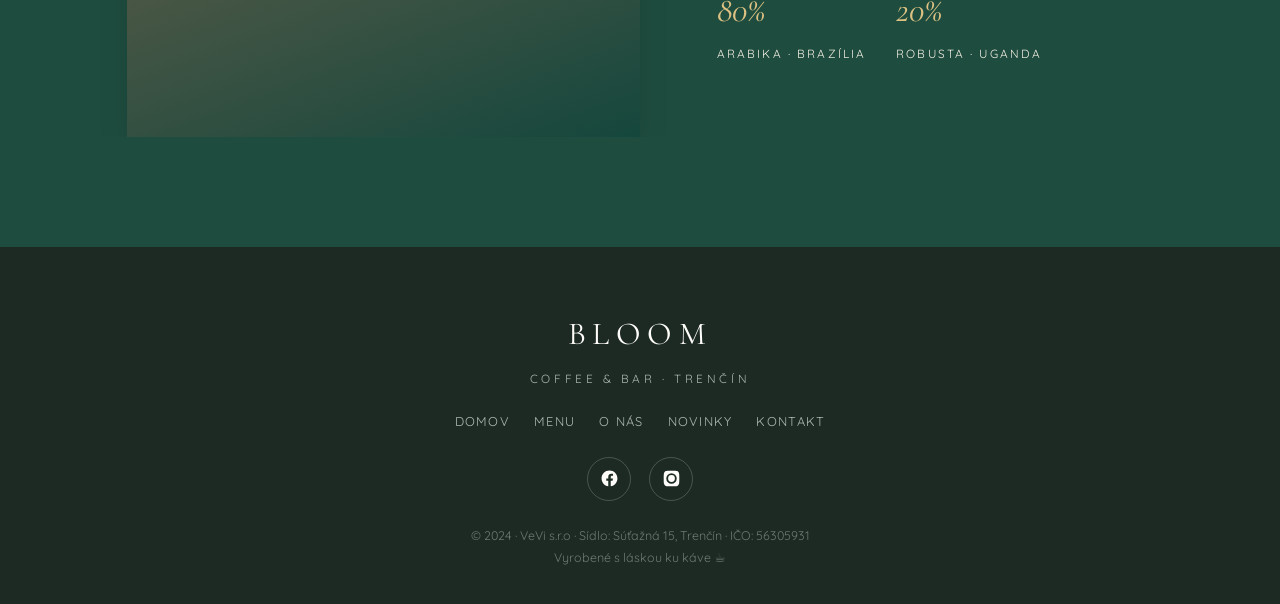
<file: o-nas.html>
<!DOCTYPE html>
<html lang="sk">
<head>
<meta charset="UTF-8">
<meta name="viewport" content="width=device-width, initial-scale=1.0">
<title>BLOOM Coffee &amp; Bar — O nás</title>
<meta name="description" content="O kaviarni BLOOM Coffee Bar v Trenčíne — náš príbeh a vlastná pražená káva City Blend.">
<link rel="preconnect" href="https://fonts.googleapis.com">
<link rel="preconnect" href="https://fonts.gstatic.com" crossorigin>
<link href="https://fonts.googleapis.com/css2?family=Cormorant+Garamond:ital,wght@0,400;0,500;0,600;1,400;1,500&family=Quicksand:wght@400;500;600;700&display=swap" rel="stylesheet">
<link rel="stylesheet" href="css/style.css">
<style>
@media(max-width:900px){.offer-grid,.news-grid,.split-about,.contact-grid{grid-template-columns:1fr!important}.split-about .ph,.contact-grid .ph{min-height:260px!important}}
.card{transition:transform .45s,box-shadow .45s}.card:hover{transform:translateY(-10px);box-shadow:0 24px 56px rgba(31,107,92,.16)}
a[href^="tel"],a[href^="mailto"]{color:inherit}
</style>
</head>
<body>
<header id="hdr" data-solid="true">
  <a href="index.html" class="brand">BLOOM<small>coffee &amp; bar</small></a>
  <nav>
    <ul id="menu">
      <li><a href="index.html">Domov</a></li>
      <li><a href="menu.html">Menu</a></li>
      <li><a href="o-nas.html" class="active">O nás</a></li>
      <li><a href="novinky.html">Novinky</a></li>
      <li><a href="kontakt.html">Kontakt</a></li>
      <li><a href="kontakt.html" class="nav-cta">Rezervovať</a></li>
    </ul>
    <div class="burger" id="burger"><span></span><span></span><span></span></div>
  </nav>
</header>
<section class="page-hero"><div class="leaf-deco leaf-tl"></div><div class="leaf-deco leaf-br"></div><div class="page-hero-inner"><span class="eyebrow">Náš príbeh</span><h1>O <em>nás</em></h1></div></section>
<section class="section-pad"><div class="wrap" style="display:grid;grid-template-columns:1fr 1fr;gap:60px;align-items:center" class="split-about">
  <div class="ph ph-pale reveal" style="min-height:380px;border-radius:22px">🌿</div>
  <div class="reveal">
    <span class="tag">Vitajte v BLOOM</span>
    <h2 style="font-size:clamp(2rem,3.6vw,3rem);margin-bottom:20px">Nové chute, nové miesto, <em style="font-style:italic;color:var(--mint-deep)">nové zážitky</em></h2>
    <p style="margin-bottom:16px;color:#54635b">BLOOM Coffee &amp; Bar je moderný coffee bar v Trenčíne-Zlatovciach. Vytvorili sme priestor, kde sa spája dobrá káva, domáce dobroty a atmosféra, v ktorej sa budete cítiť ako doma.</p>
    <p style="color:#54635b">Farebne zariadený interiér, milá a rýchla obsluha a chuťové zážitky, ktoré inde nenájdete — to je BLOOM. Príďte sami, s rodinou alebo kamarátmi.</p>
  </div>
</div></section>
<section class="section-pad" style="background:var(--emerald);color:var(--cream)">
  <div class="wrap" style="display:grid;grid-template-columns:1fr 1fr;gap:0;align-items:stretch;border-radius:22px;overflow:hidden">
    <div class="ph ph-wood reveal" style="min-height:420px">☕</div>
    <div class="reveal" style="padding:70px 6vw">
      <span class="tag" style="color:var(--gold-light)">Vlastná pražená káva</span>
      <h2 style="font-size:clamp(2rem,3.6vw,3rem);margin-bottom:20px">City Blend — naša <em style="font-style:italic;color:var(--mint)">srdcová zmes</em></h2>
      <p style="color:#cfe6df;margin-bottom:14px">Harmonická kombinácia arabiky a robusty, pražená s dôrazom na kvalitu a chuťový zážitok.</p>
      <p style="color:#cfe6df">Arabika z Brazílie prináša sladké tóny orieškov a čokolády. Robusta z Ugandy dodáva plné telo a výraznú intenzitu.</p>
      <div style="display:flex;gap:30px;margin-top:24px">
        <div><span style="display:block;font-family:var(--display);font-size:2.2rem;color:var(--gold-light);font-style:italic">80%</span><small style="font-size:.74rem;letter-spacing:.18em;text-transform:uppercase">Arabika · Brazília</small></div>
        <div><span style="display:block;font-family:var(--display);font-size:2.2rem;color:var(--gold-light);font-style:italic">20%</span><small style="font-size:.74rem;letter-spacing:.18em;text-transform:uppercase">Robusta · Uganda</small></div>
      </div>
    </div>
  </div>
</section>
<footer>
  <div class="fbrand">BLOOM</div>
  <p style="letter-spacing:.3em;font-size:.74rem;text-transform:uppercase">coffee &amp; bar · Trenčín</p>
  <div class="fnav">
    <a href="index.html">Domov</a><a href="menu.html">Menu</a>
    <a href="o-nas.html">O nás</a><a href="novinky.html">Novinky</a>
    <a href="kontakt.html">Kontakt</a>
  </div>
  <div class="socials">
    <a href="https://www.facebook.com/BLOOM-Coffee-Bar-61565523515236/" target="_blank" rel="noopener" aria-label="Facebook"><svg viewBox="0 0 24 24"><path d="M22 12c0-5.52-4.48-10-10-10S2 6.48 2 12c0 4.99 3.66 9.13 8.44 9.88v-6.99H7.9V12h2.54V9.8c0-2.5 1.49-3.89 3.78-3.89 1.09 0 2.24.2 2.24.2v2.46h-1.26c-1.24 0-1.63.77-1.63 1.56V12h2.78l-.44 2.89h-2.34v6.99C18.34 21.13 22 16.99 22 12z"/></svg></a>
    <a href="https://www.instagram.com/bloom.coffee.bar" target="_blank" rel="noopener" aria-label="Instagram"><svg viewBox="0 0 24 24"><path d="M12 2.16c3.2 0 3.58.01 4.85.07 1.17.05 1.8.25 2.23.41.56.22.96.48 1.38.9.42.42.68.82.9 1.38.16.42.36 1.06.41 2.23.06 1.27.07 1.65.07 4.85s-.01 3.58-.07 4.85c-.05 1.17-.25 1.8-.41 2.23-.22.56-.48.96-.9 1.38-.42.42-.82.68-1.38.9-.42.16-1.06.36-2.23.41-1.27.06-1.65.07-4.85.07s-3.58-.01-4.85-.07c-1.17-.05-1.8-.25-2.23-.41a3.7 3.7 0 01-1.38-.9 3.7 3.7 0 01-.9-1.38c-.16-.42-.36-1.06-.41-2.23C2.17 15.58 2.16 15.2 2.16 12s.01-3.58.07-4.85c.05-1.17.25-1.8.41-2.23.22-.56.48-.96.9-1.38.42-.42.82-.68 1.38-.9.42-.16 1.06-.36 2.23-.41C8.42 2.17 8.8 2.16 12 2.16zm0 3.24A6.6 6.6 0 1018.6 12 6.6 6.6 0 0012 5.4zm0 10.89A4.29 4.29 0 1116.29 12 4.29 4.29 0 0112 16.29zm6.85-11.15a1.54 1.54 0 11-1.54-1.54 1.54 1.54 0 011.54 1.54z"/></svg></a>
  </div>
  <p class="legal">© 2024 · VeVi s.r.o · Sídlo: Súťažná 15, Trenčín · IČO: 56305931<br>Vyrobené s láskou ku káve ☕</p>
</footer>
<script src="css/main.js"></script>
</body>
</html>
</file>
<file: css/style.css>
/* ============================================================
   BLOOM Coffee & Bar — spoločné štýly pre všetky stránky
   Paleta podľa brandu (tlačené menu): lesná zelená, zlato, krémová
   ============================================================ */
:root{
  --mint:#9bbfa8;
  --mint-deep:#6f9c84;
  --mint-pale:#dde9df;
  --pink:#e8d9c4;
  --pink-deep:#cbb189;
  --emerald:#1e4d3f;
  --emerald-dark:#143329;
  --gold:#c2a04f;
  --gold-light:#dcc183;
  --cream:#f7f1e6;
  --cream-2:#efe6d4;
  --ink:#1c2a23;
  --white:#fffdf9;
  --display:'Cormorant Garamond','Hoefler Text',Georgia,'Times New Roman',serif;
  --body:'Quicksand','Avenir Next','Segoe UI',-apple-system,system-ui,sans-serif;
}
*{margin:0;padding:0;box-sizing:border-box}
html{scroll-behavior:smooth}
body{font-family:var(--body);color:var(--ink);background:var(--cream);line-height:1.7;overflow-x:hidden}
h1,h2,h3{font-family:var(--display);font-weight:500;line-height:1.08;letter-spacing:.005em}
img{display:block;max-width:100%}
a{color:inherit;text-decoration:none}
.wrap{max-width:1180px;margin:0 auto;padding:0 6vw}
.section-pad{padding:110px 0}
.tag{font-size:.74rem;letter-spacing:.34em;text-transform:uppercase;color:var(--mint-deep);margin-bottom:18px;display:block;font-weight:600}
.reveal{opacity:0;transform:translateY(38px);transition:opacity .85s ease,transform .85s ease}
.reveal.in{opacity:1;transform:none}
.center{text-align:center}

/* ---- buttons ---- */
.btn{display:inline-flex;align-items:center;gap:10px;padding:15px 34px;border-radius:50px;font-family:var(--body);font-size:.8rem;letter-spacing:.13em;text-transform:uppercase;font-weight:600;cursor:pointer;transition:transform .3s,box-shadow .3s,background .3s,color .3s;border:none}
.btn-primary{background:var(--emerald);color:var(--white)}
.btn-primary:hover{background:var(--emerald-dark);transform:translateY(-3px);box-shadow:0 14px 30px rgba(31,107,92,.35)}
.btn-ghost{background:transparent;color:var(--white);border:1.6px solid rgba(255,255,255,.7)}
.btn-ghost:hover{background:var(--white);color:var(--emerald);transform:translateY(-3px)}
.btn-gold{background:var(--gold);color:var(--white)}
.btn-gold:hover{background:#b88d3c;transform:translateY(-3px);box-shadow:0 14px 30px rgba(201,160,78,.4)}

/* ---- nav ---- */
header{position:fixed;top:0;left:0;right:0;z-index:100;display:flex;align-items:center;justify-content:space-between;padding:20px 6vw;transition:.4s}
header:not(.scrolled):not(.solid){background:linear-gradient(to bottom,rgba(20,51,41,.55),transparent)}
header.scrolled,header.solid{background:rgba(247,241,230,.95);backdrop-filter:blur(12px);padding:13px 6vw;box-shadow:0 4px 30px rgba(20,51,41,.12)}
.brand{font-family:var(--display);font-size:1.8rem;font-weight:600;letter-spacing:.2em;color:var(--white);transition:color .4s;text-shadow:0 1px 8px rgba(0,0,0,.25)}
.brand small{font-size:.58rem;letter-spacing:.45em;display:block;font-family:var(--body);font-weight:600;margin-top:1px;color:var(--gold-light);text-shadow:none}
header.scrolled .brand,header.solid .brand{color:var(--emerald);text-shadow:none}
header.scrolled .brand small,header.solid .brand small{color:var(--gold)}
nav ul{display:flex;gap:28px;list-style:none;align-items:center}
nav a{font-size:.78rem;letter-spacing:.13em;text-transform:uppercase;font-weight:600;color:var(--white);position:relative;transition:color .3s;text-shadow:0 1px 6px rgba(0,0,0,.2)}
header.scrolled nav a,header.solid nav a{color:var(--ink);text-shadow:none}
nav a.active{color:var(--gold-light)}
header.scrolled nav a.active,header.solid nav a.active{color:var(--gold)}
nav a:not(.nav-cta)::after{content:'';position:absolute;left:0;bottom:-6px;width:0;height:2px;background:var(--gold);transition:width .3s}
nav a:not(.nav-cta):hover::after{width:100%}
nav a.active:not(.nav-cta)::after{width:100%}
.nav-cta{padding:9px 24px;border:1.6px solid var(--gold-light);border-radius:40px;color:var(--white)}
header.scrolled .nav-cta,header.solid .nav-cta{border-color:var(--gold);color:var(--emerald)}
.nav-cta:hover{background:var(--gold);border-color:var(--gold);color:var(--white)!important;text-shadow:none}
.burger{display:none;flex-direction:column;gap:5px;cursor:pointer;z-index:101}
.burger span{width:26px;height:2px;background:var(--white);transition:.3s}
header.scrolled .burger span,header.solid .burger span{background:var(--emerald)}

/* ---- botanical decorations ---- */
.leaf-deco{position:absolute;width:200px;background-repeat:no-repeat;background-size:contain;opacity:.9;pointer-events:none;z-index:1}
.leaf-tl{top:-30px;left:-40px;height:300px;transform:rotate(15deg)}
.leaf-br{bottom:-40px;right:-30px;height:320px;transform:rotate(195deg)}

/* ---- page hero (inner pages) ---- */
.page-hero{position:relative;min-height:52vh;display:flex;align-items:center;justify-content:center;text-align:center;background:linear-gradient(135deg,#143329 0%,#1e4d3f 55%,#2f6a52 100%);color:var(--white);padding:130px 6vw 80px;overflow:hidden}
.page-hero::before{content:'';position:absolute;inset:0;background-image:radial-gradient(circle at 18% 25%,rgba(220,193,131,.18),transparent 35%),radial-gradient(circle at 82% 75%,rgba(155,191,168,.2),transparent 38%);z-index:1}
.page-hero::after{content:'';position:absolute;inset:14px;border:1.5px solid rgba(220,193,131,.4);border-radius:4px;z-index:1;pointer-events:none}
.page-hero-inner{position:relative;z-index:2;max-width:680px}
.page-hero .eyebrow{font-size:.78rem;letter-spacing:.36em;text-transform:uppercase;font-weight:600;display:inline-block;margin-bottom:16px;color:var(--gold-light)}
.page-hero h1{font-size:clamp(2.8rem,6vw,4.8rem)}
.page-hero h1 em{font-style:italic;color:var(--gold-light)}
.page-hero p{margin-top:18px;font-weight:300;font-size:1.1rem;opacity:.94;max-width:600px;margin-left:auto;margin-right:auto}

/* ---- decorative panel (image placeholder) ---- */
.ph{display:flex;align-items:center;justify-content:center;font-size:5rem;filter:drop-shadow(0 6px 14px rgba(0,0,0,.12))}
.ph-pink{background:linear-gradient(135deg,#f3cdd4,#e3a7b3)}
.ph-mint{background:linear-gradient(135deg,#9ed7ce,#6fbcb0)}
.ph-pale{background:linear-gradient(135deg,#d9efe9,#9ed7ce)}
.ph-wood{background:linear-gradient(160deg,#8c6a4f,#15473d)}

/* ---- marquee strip ---- */
.strip{background:var(--emerald);color:var(--mint-pale);overflow:hidden;padding:16px 0;white-space:nowrap}
.strip-track{display:inline-block;animation:scroll 26s linear infinite;font-family:var(--display);font-size:1.5rem;font-style:italic}
.strip-track span{margin:0 30px;opacity:.9}
.strip-track span::after{content:'\271A';margin-left:60px;color:var(--gold-light);font-style:normal}
@keyframes scroll{to{transform:translateX(-50%)}}

/* ---- footer ---- */
footer{background:var(--ink);color:#aeb9b2;text-align:center;padding:60px 6vw 34px}
footer .fbrand{font-family:var(--display);font-size:2rem;letter-spacing:.2em;color:var(--white);margin-bottom:8px}
.fnav{display:flex;gap:24px;justify-content:center;flex-wrap:wrap;margin:22px 0;font-size:.8rem;letter-spacing:.1em;text-transform:uppercase}
.fnav a:hover{color:var(--gold-light)}
.socials{display:flex;gap:18px;justify-content:center;margin:24px 0}
.socials a{width:44px;height:44px;border:1px solid rgba(255,255,255,.2);border-radius:50%;display:flex;align-items:center;justify-content:center;transition:.3s;color:var(--white)}
.socials a:hover{background:var(--gold);border-color:var(--gold);transform:translateY(-3px)}
.socials svg{width:19px;height:19px;fill:currentColor}
.legal{font-size:.78rem;color:#6e7a73;margin-top:24px;line-height:1.8}

@keyframes fadeUp{to{opacity:1;transform:none}}
@keyframes bob{0%,100%{transform:translateX(-50%) translateY(0)}50%{transform:translateX(-50%) translateY(9px)}}

/* ---- mobile nav ---- */
@media(max-width:900px){
  nav ul{position:fixed;inset:0;background:var(--emerald);flex-direction:column;justify-content:center;gap:30px;transform:translateX(100%);transition:transform .4s}
  nav ul.open{transform:none}
  nav a,header.scrolled nav a,header.solid nav a{color:var(--white);font-size:1rem}
  .nav-cta,header.scrolled .nav-cta,header.solid .nav-cta{border-color:var(--white);color:var(--white)}
  .burger{display:flex}
  .section-pad{padding:74px 0}
}

/* ---- interaktívne menu so záložkami ---- */
.m-tabs{display:flex;flex-wrap:wrap;gap:10px;justify-content:center;margin-bottom:46px;position:sticky;top:62px;background:var(--cream);padding:18px 0 16px;z-index:50;box-shadow:0 10px 18px -12px rgba(20,51,41,.25)}
.m-tab{font-family:var(--body);font-size:.78rem;letter-spacing:.06em;text-transform:uppercase;font-weight:600;padding:10px 18px;border:1.5px solid var(--mint);border-radius:40px;background:transparent;color:var(--emerald);cursor:pointer;transition:.25s}
.m-tab:hover{border-color:var(--gold);color:var(--gold)}
.m-tab.active{background:var(--emerald);border-color:var(--emerald);color:var(--white)}
.m-panel{display:none;animation:mfade .4s ease}
.m-panel.active{display:block}
@keyframes mfade{from{opacity:0;transform:translateY(10px)}to{opacity:1;transform:none}}
.m-group{font-size:1.9rem;color:var(--emerald);margin:38px 0 8px;padding-bottom:10px;border-bottom:2px solid var(--gold);display:flex;align-items:center;gap:12px;scroll-margin-top:150px}
.m-group::before{content:'✿';color:var(--gold);font-size:1.1rem}
.m-group:first-child{margin-top:6px}
.m-item{display:flex;align-items:baseline;gap:14px;padding:15px 0;border-bottom:1px dashed #d8cdb6}
.m-info{flex:1;min-width:0}
.m-name{display:block;font-weight:600;color:var(--ink);font-size:1.04rem}
.m-desc{display:block;font-size:.86rem;color:#8a9389;margin-top:3px;line-height:1.5}
.m-price{font-family:var(--display);font-style:italic;font-size:1.4rem;color:var(--emerald);white-space:nowrap;font-weight:600}
.m-price2{font-family:var(--display);font-style:italic;font-size:1.15rem;color:var(--emerald);white-space:nowrap;width:64px;text-align:right;flex-shrink:0}
.m-head .m-name{color:var(--gold);font-style:italic;font-family:var(--display);font-size:1.05rem}
.m-head{border-bottom:2px solid var(--gold)}
@media(max-width:600px){
  .m-tabs{top:58px;gap:7px}
  .m-tab{padding:8px 13px;font-size:.7rem}
  .m-price{font-size:1.2rem}
  .m-group{font-size:1.5rem}
}

/* ---- botanická vetvička (data-URI) + brand akcenty ---- */
.leaf-deco{background-image:url("data:image/svg+xml,%3Csvg%20xmlns%3D%22http%3A//www.w3.org/2000/svg%22%20viewBox%3D%220%200%20200%20320%22%3E%0A%3Cg%20fill%3D%22none%22%20stroke%3D%22%237a9b6e%22%20stroke-width%3D%222.2%22%20opacity%3D%220.55%22%3E%0A%3Cpath%20d%3D%22M100%20312%20C100%20240%20100%20150%20100%2020%22%20stroke-width%3D%222.6%22/%3E%0A%3C/g%3E%0A%3Cg%20fill%3D%22%238caa7e%22%20opacity%3D%220.5%22%3E%0A%3C/g%3E%0A%3Cg%20fill%3D%22%237e9e72%22%20opacity%3D%220.55%22%3E%0A%3Cpath%20d%3D%22M100%2060%20C70%2040%2040%2048%2022%2030%20C44%2060%2070%2070%20100%2078%20Z%22/%3E%0A%3Cpath%20d%3D%22M100%20100%20C130%2078%20160%2086%20178%2066%20C156%2098%20130%20108%20100%20118%20Z%22/%3E%0A%3Cpath%20d%3D%22M100%20150%20C70%20128%2042%20138%2024%20118%20C46%20150%2072%20160%20100%20168%20Z%22/%3E%0A%3Cpath%20d%3D%22M100%20196%20C130%20174%20158%20184%20176%20164%20C154%20196%20128%20206%20100%20214%20Z%22/%3E%0A%3Cpath%20d%3D%22M100%20244%20C72%20224%2044%20232%2026%20212%20C48%20244%2074%20254%20100%20262%20Z%22/%3E%0A%3C/g%3E%0A%3C/svg%3E")}
/* zlatá ozdoba pod nadpismi sekcií na domovskej a vnútorných */
.tag{position:relative}
.sec-divider{display:flex;align-items:center;justify-content:center;gap:14px;margin:0 auto 8px;color:var(--gold)}
.sec-divider::before,.sec-divider::after{content:'';height:1px;width:54px;background:linear-gradient(90deg,transparent,var(--gold))}
.sec-divider::after{background:linear-gradient(90deg,var(--gold),transparent)}
/* zlatý rám okolo kariet ponuky */
.card{border:1px solid rgba(194,160,79,.25)}
/* jemné botanické pozadie celého webu */
body{background-image:radial-gradient(circle at 0% 0%,rgba(155,191,168,.06),transparent 25%),radial-gradient(circle at 100% 100%,rgba(194,160,79,.05),transparent 25%);background-attachment:fixed}
</file>
